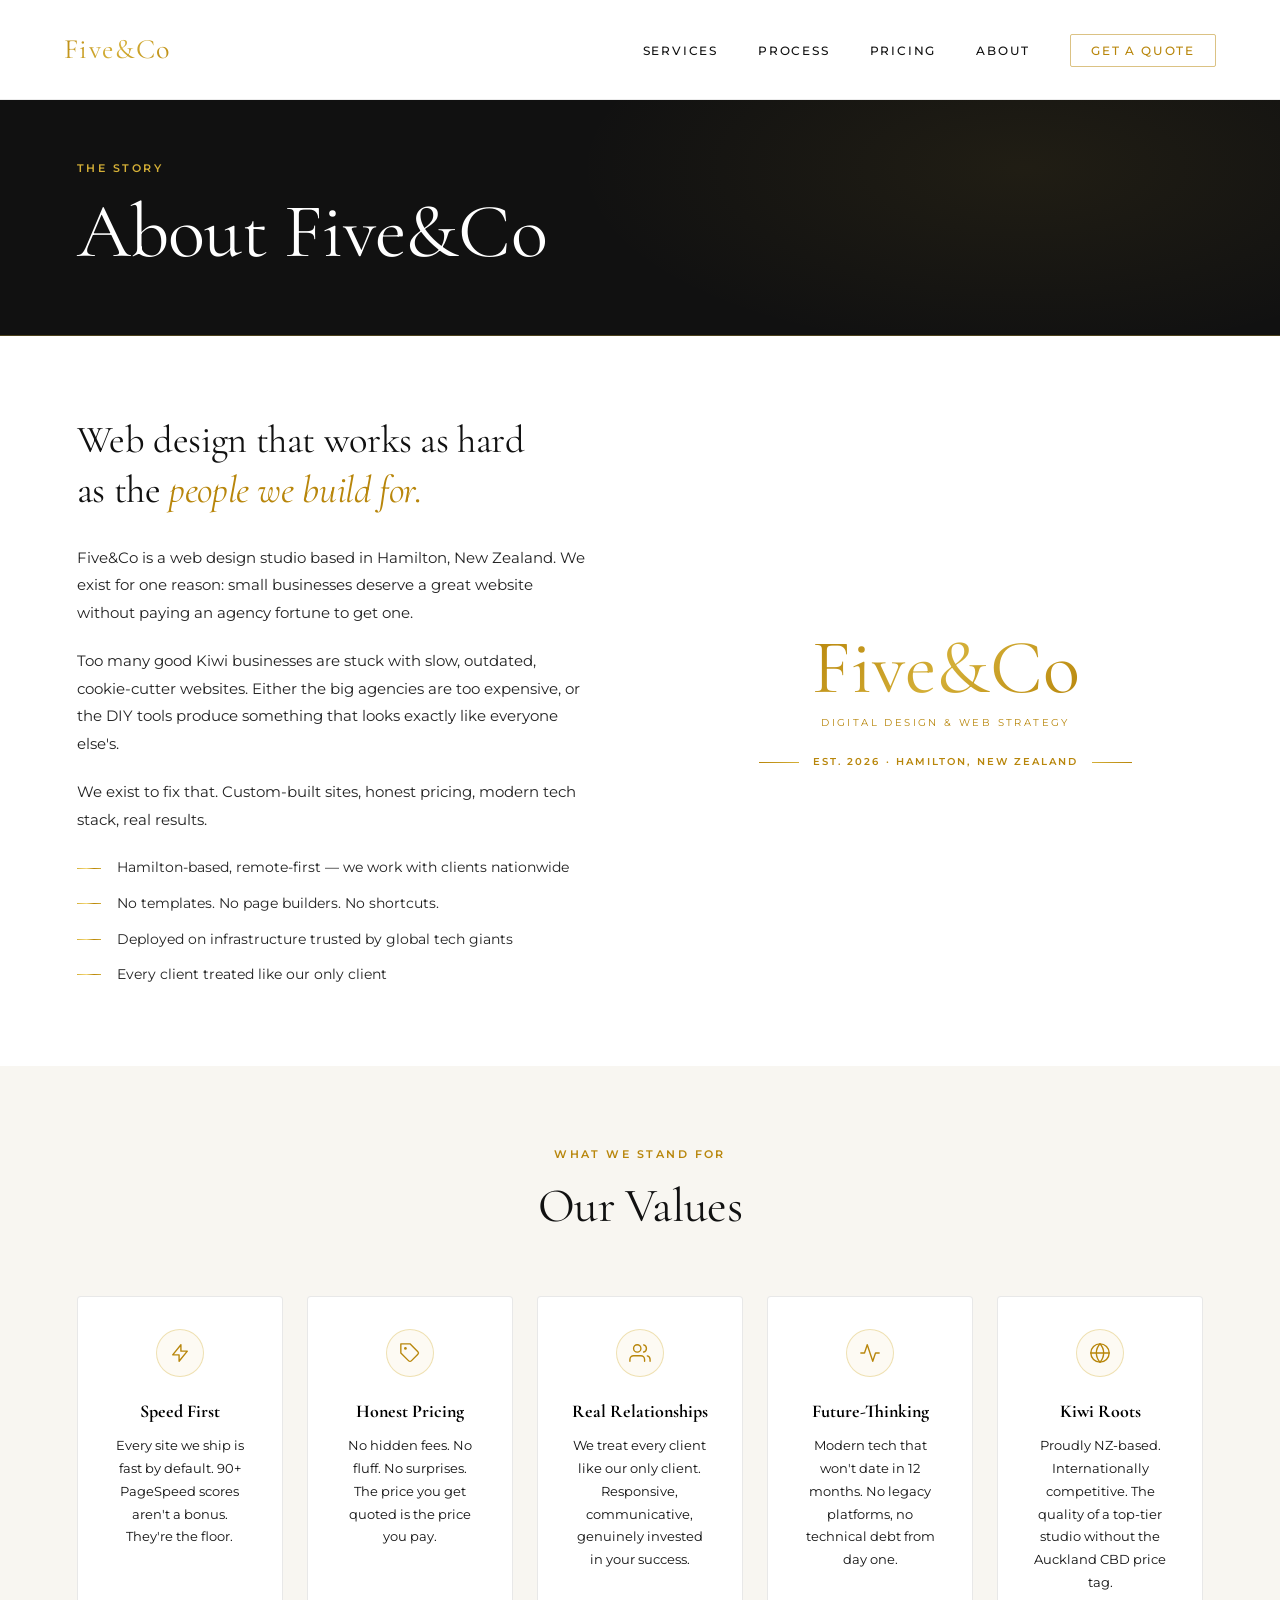
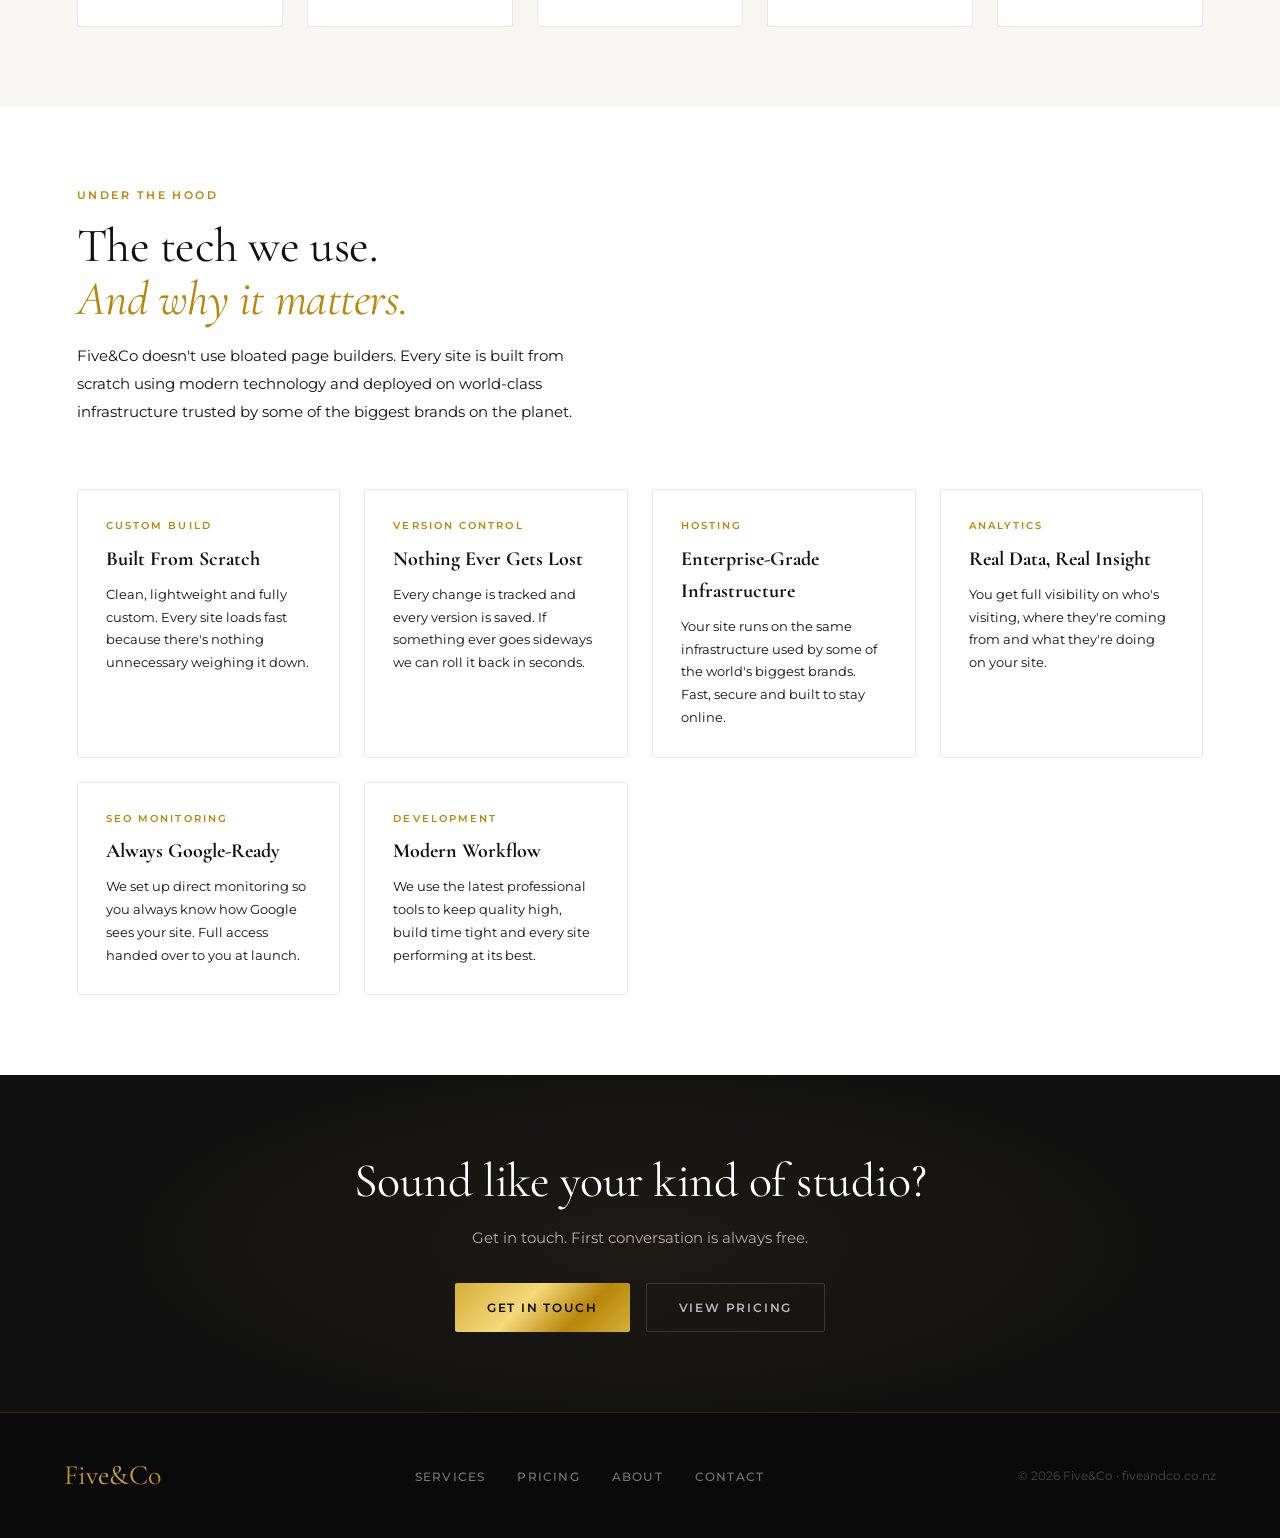
<file: about.html>
<!DOCTYPE html>
<html lang="en">
<head>
  <meta charset="UTF-8">
  <meta name="viewport" content="width=device-width, initial-scale=1.0">
  <title>About — Five&amp;Co</title>
  <meta name="description" content="Five&amp;Co is a NZ-based digital design studio building fast, custom websites for Kiwi businesses.">
  <link rel="canonical" href="https://www.fiveandco.co.nz/about.html">
  <link rel="icon" type="image/svg+xml" href="/favicon.svg">
  <!-- Google tag (gtag.js) -->
  <script async src="https://www.googletagmanager.com/gtag/js?id=G-H76J2KY42F"></script>
  <script>
    window.dataLayer = window.dataLayer || [];
    function gtag(){dataLayer.push(arguments);}
    gtag('js', new Date());
    gtag('config', 'G-H76J2KY42F');
  </script>
  <link rel="stylesheet" href="css/style.css">
  <style>
    body { background: #fff; color: #111; }
    .nav { background: #fff; border-bottom: 1px solid rgba(0,0,0,0.08); }
    .nav.scrolled { background: #fff; backdrop-filter: none; }
    .nav-logo { background: linear-gradient(135deg, #B8860B 0%, #D4AF37 50%, #B8860B 100%); -webkit-background-clip: text; -webkit-text-fill-color: transparent; background-clip: text; }
    .nav-links a { color: #111; }
    .nav-links a:hover { color: #111; }
    .nav-cta { color: var(--gold-dark) !important; border-color: rgba(184,134,11,0.5) !important; }
    .nav-toggle span { background: #111; }
    .page-header { background: #111; }

    .sw { background: #fff; padding: 80px 6%; }
    .sc { background: #F8F6F1; padding: 80px 6%; }
    .sd { background: #111; padding: 80px 6%; position: relative; overflow: hidden; }
    .sd::before { content:''; position:absolute; inset:0; background:radial-gradient(ellipse 60% 80% at 50% 50%, rgba(212,175,55,0.06) 0%, transparent 70%); pointer-events:none; }
    .inner { max-width: 1200px; margin: 0 auto; }
    .sec-label { font-size:0.7rem; font-weight:600; letter-spacing:0.22em; text-transform:uppercase; color:var(--gold-dark); display:block; margin-bottom:1rem; }

    /* DARKER BODY TEXT */
    .body-text { font-size:0.9375rem; color:#222; font-weight:400; line-height:1.85; margin-bottom:1.25rem; }

    .list-items { list-style:none; display:flex; flex-direction:column; gap:0.875rem; }
    .list-items li { display:flex; align-items:center; gap:1rem; font-size:0.9rem; color:#222; font-weight:400; line-height:1.5; }
    .list-items li::before { content:''; display:block; width:24px; height:1px; background:var(--gold-gradient); flex-shrink:0; }

    /* VALUE CARDS */
    .val-card { background:#fff; border:1px solid rgba(0,0,0,0.09); border-radius:4px; padding:2rem; text-align:center; transition:var(--transition); }
    .val-card:hover { box-shadow:0 10px 40px rgba(0,0,0,0.09); transform:translateY(-4px); }
    .val-icon { width:48px; height:48px; margin:0 auto 1.25rem; border:1px solid rgba(212,175,55,0.35); border-radius:50%; display:flex; align-items:center; justify-content:center; background:rgba(212,175,55,0.06); }
    .val-icon svg { stroke:#B8860B; fill:none; stroke-width:1.5; stroke-linecap:round; stroke-linejoin:round; display:block; }
    .val-title { font-family:var(--font-display); font-size:1.125rem; color:#000; font-weight:700; margin-bottom:0.5rem; }
    .val-desc { font-size:0.8125rem; color:#111; font-weight:400; line-height:1.75; }

    /* TECH CARDS */
    .tech-card { background:#fff; border:1px solid rgba(0,0,0,0.09); border-radius:4px; padding:1.75rem; transition:var(--transition); }
    .tech-card:hover { box-shadow:0 8px 30px rgba(0,0,0,0.08); transform:translateY(-3px); }
    .tech-cat { font-size:0.65rem; font-weight:600; letter-spacing:0.2em; text-transform:uppercase; color:var(--gold-dark); margin-bottom:0.5rem; }
    .tech-name { font-family:var(--font-display); font-size:1.25rem; color:#111; margin-bottom:0.5rem; font-weight:700; }
    .tech-desc { font-size:0.8125rem; color:#111; font-weight:400; line-height:1.75; }

    /* FIXED VISUAL BOX — big enough for Five&Co */
    .about-visual-box {
      background: #111;
      border-radius: 4px;
      padding: 3.5rem 2.5rem;
      display: flex;
      flex-direction: column;
      align-items: center;
      justify-content: center;
      text-align: center;
      min-height: 340px;
    }
    .about-brand-text {
      font-family: var(--font-display);
      font-size: clamp(3rem, 6vw, 5rem);
      font-weight: 400;
      background: var(--gold-text);
      -webkit-background-clip: text;
      -webkit-text-fill-color: transparent;
      background-clip: text;
      line-height: 1;
      margin-bottom: 0.75rem;
      white-space: nowrap;
    }

    .two-col { display:grid; grid-template-columns:1fr 1fr; gap:6rem; align-items:center; }
    @media(max-width:900px){ .two-col{grid-template-columns:1fr;gap:3rem;} }
  </style>
</head>
<body>
  <div id="nav-placeholder"></div>

  <div class="page-header" style="min-height:35vh;display:flex;align-items:flex-end;padding:calc(var(--nav-height) + 60px) 6% 4rem;position:relative;overflow:hidden;">
    <div style="position:absolute;inset:0;background:radial-gradient(ellipse 50% 80% at 80% 50%, rgba(212,175,55,0.08) 0%, transparent 70%);"></div>
    <div style="max-width:1200px;margin:0 auto;width:100%;position:relative;">
      <span class="sec-label fade-up" style="color:var(--gold-light);">The Story</span>
      <h1 class="fade-up stagger-1" style="font-family:var(--font-display);font-size:clamp(2.5rem,6vw,5rem);font-weight:400;color:#fff;line-height:1;">About Five&amp;Co</h1>
    </div>
  </div>

  <!-- ABOUT MAIN -->
  <section class="sw">
    <div class="inner">
      <div class="two-col">
        <div>
          <h2 class="fade-up" style="font-family:var(--font-display);font-size:clamp(1.75rem,3vw,2.5rem);font-weight:400;color:#111;line-height:1.3;margin-bottom:1.75rem;">
            Web design that works as hard<br>as the <em style="font-style:italic;color:var(--gold-dark);">people we build for.</em>
          </h2>
          <p class="body-text fade-up stagger-1">Five&amp;Co is a web design studio based in Hamilton, New Zealand. We exist for one reason: small businesses deserve a great website without paying an agency fortune to get one.</p>
          <p class="body-text fade-up stagger-2">Too many good Kiwi businesses are stuck with slow, outdated, cookie-cutter websites. Either the big agencies are too expensive, or the DIY tools produce something that looks exactly like everyone else's.</p>
          <p class="body-text fade-up stagger-3">We exist to fix that. Custom-built sites, honest pricing, modern tech stack, real results.</p>
          <ul class="list-items fade-up stagger-4" style="margin-top:1.5rem;">
            <li>Hamilton-based, remote-first — we work with clients nationwide</li>
            <li>No templates. No page builders. No shortcuts.</li>
            <li>Deployed on infrastructure trusted by global tech giants</li>
            <li>Every client treated like our only client</li>
          </ul>
        </div>
        <div class="fade-up stagger-2" style="display:flex;flex-direction:column;align-items:center;justify-content:center;text-align:center;padding:3rem 2rem;">
          <div style="font-family:'Cormorant Garamond',Georgia,serif;font-size:clamp(3rem,6vw,5rem);font-weight:400;background:linear-gradient(135deg,#B8860B 0%,#D4AF37 50%,#B8860B 100%);-webkit-background-clip:text;-webkit-text-fill-color:transparent;background-clip:text;line-height:1;margin-bottom:0.5rem;">Five&amp;Co</div>
          <div style="font-size:0.6rem;letter-spacing:0.25em;text-transform:uppercase;color:var(--gold-dark);margin-bottom:1.5rem;">Digital Design &amp; Web Strategy</div>
          <div style="display:flex;align-items:center;gap:0.875rem;">
            <div style="height:1px;width:40px;background:linear-gradient(90deg,#B8860B,#D4AF37);"></div>
            <span style="font-size:0.65rem;font-weight:600;letter-spacing:0.2em;text-transform:uppercase;color:var(--gold-dark);">Est. 2026 · Hamilton, New Zealand</span>
            <div style="height:1px;width:40px;background:linear-gradient(90deg,#D4AF37,#B8860B);"></div>
          </div>
        </div>
      </div>
    </div>
  </section>

  <!-- VALUES -->
  <section class="sc">
    <div class="inner">
      <div style="text-align:center;margin-bottom:4rem;">
        <span class="sec-label fade-up">What We Stand For</span>
        <h2 class="fade-up stagger-1" style="font-family:var(--font-display);font-size:clamp(2rem,4vw,3rem);font-weight:400;color:#111;margin-top:0.5rem;">Our Values</h2>
      </div>
      <div style="display:grid;grid-template-columns:repeat(auto-fit,minmax(200px,1fr));gap:1.5rem;">
        <div class="val-card fade-up">
          <div class="val-icon"><svg width="22" height="22" viewBox="0 0 24 24"><path d="M13 10V3L4 14h7v7l9-11h-7z"/></svg></div>
          <div class="val-title">Speed First</div>
          <div class="val-desc">Every site we ship is fast by default. 90+ PageSpeed scores aren't a bonus. They're the floor.</div>
        </div>
        <div class="val-card fade-up stagger-1">
          <div class="val-icon"><svg width="22" height="22" viewBox="0 0 24 24"><path d="M20.59 13.41l-7.17 7.17a2 2 0 0 1-2.83 0L2 12V2h10l8.59 8.59a2 2 0 0 1 0 2.82z"/><circle cx="7" cy="7" r="1.5" fill="#B8860B" stroke="none"/></svg></div>
          <div class="val-title">Honest Pricing</div>
          <div class="val-desc">No hidden fees. No fluff. No surprises. The price you get quoted is the price you pay.</div>
        </div>
        <div class="val-card fade-up stagger-2">
          <div class="val-icon"><svg width="22" height="22" viewBox="0 0 24 24"><path d="M17 21v-2a4 4 0 0 0-4-4H5a4 4 0 0 0-4 4v2"/><circle cx="9" cy="7" r="4"/><path d="M23 21v-2a4 4 0 0 0-3-3.87"/><path d="M16 3.13a4 4 0 0 1 0 7.75"/></svg></div>
          <div class="val-title">Real Relationships</div>
          <div class="val-desc">We treat every client like our only client. Responsive, communicative, genuinely invested in your success.</div>
        </div>
        <div class="val-card fade-up stagger-3">
          <div class="val-icon"><svg width="22" height="22" viewBox="0 0 24 24"><polyline points="22 12 18 12 15 21 9 3 6 12 2 12"/></svg></div>
          <div class="val-title">Future-Thinking</div>
          <div class="val-desc">Modern tech that won't date in 12 months. No legacy platforms, no technical debt from day one.</div>
        </div>
        <div class="val-card fade-up stagger-4">
          <div class="val-icon"><svg width="22" height="22" viewBox="0 0 24 24"><circle cx="12" cy="12" r="10"/><path d="M2 12h20M12 2a15.3 15.3 0 0 1 4 10 15.3 15.3 0 0 1-4 10 15.3 15.3 0 0 1-4-10 15.3 15.3 0 0 1 4-10z"/></svg></div>
          <div class="val-title">Kiwi Roots</div>
          <div class="val-desc">Proudly NZ-based. Internationally competitive. The quality of a top-tier studio without the Auckland CBD price tag.</div>
        </div>
      </div>
    </div>
  </section>

  <!-- TECH STACK -->
  <section class="sw">
    <div class="inner">
      <div style="margin-bottom:4rem;">
        <span class="sec-label fade-up">Under the Hood</span>
        <h2 class="fade-up stagger-1" style="font-family:var(--font-display);font-size:clamp(2rem,4vw,3rem);font-weight:400;color:#111;line-height:1.1;margin-top:0.5rem;">The tech we use.<br><em style="font-style:italic;color:var(--gold-dark);">And why it matters.</em></h2>
        <p class="fade-up stagger-2" style="font-size:0.9375rem;color:#111;font-weight:400;max-width:520px;margin-top:1rem;line-height:1.85;">Five&amp;Co doesn't use bloated page builders. Every site is built from scratch using modern technology and deployed on world-class infrastructure trusted by some of the biggest brands on the planet.</p>
      </div>
      <div style="display:grid;grid-template-columns:repeat(auto-fit,minmax(260px,1fr));gap:1.5rem;">
        <div class="tech-card fade-up"><div class="tech-cat">Custom Build</div><div class="tech-name">Built From Scratch</div><p class="tech-desc">Clean, lightweight and fully custom. Every site loads fast because there's nothing unnecessary weighing it down.</p></div>
        <div class="tech-card fade-up stagger-1"><div class="tech-cat">Version Control</div><div class="tech-name">Nothing Ever Gets Lost</div><p class="tech-desc">Every change is tracked and every version is saved. If something ever goes sideways we can roll it back in seconds.</p></div>
        <div class="tech-card fade-up stagger-2"><div class="tech-cat">Hosting</div><div class="tech-name">Enterprise-Grade Infrastructure</div><p class="tech-desc">Your site runs on the same infrastructure used by some of the world's biggest brands. Fast, secure and built to stay online.</p></div>
        <div class="tech-card fade-up stagger-3"><div class="tech-cat">Analytics</div><div class="tech-name">Real Data, Real Insight</div><p class="tech-desc">You get full visibility on who's visiting, where they're coming from and what they're doing on your site.</p></div>
        <div class="tech-card fade-up stagger-4"><div class="tech-cat">SEO Monitoring</div><div class="tech-name">Always Google-Ready</div><p class="tech-desc">We set up direct monitoring so you always know how Google sees your site. Full access handed over to you at launch.</p></div>
        <div class="tech-card fade-up stagger-4"><div class="tech-cat">Development</div><div class="tech-name">Modern Workflow</div><p class="tech-desc">We use the latest professional tools to keep quality high, build time tight and every site performing at its best.</p></div>
      </div>
    </div>
  </section>

  <section class="sd" style="text-align:center;">
    <div class="inner" style="max-width:600px;position:relative;z-index:1;">
      <h2 class="fade-up" style="font-family:var(--font-display);font-size:clamp(1.75rem,4vw,3rem);font-weight:400;color:#fff;line-height:1.1;margin-bottom:1rem;">Sound like your kind of studio?</h2>
      <p class="fade-up stagger-1" style="color:rgba(255,255,255,0.65);font-size:0.9375rem;font-weight:400;margin-bottom:2rem;line-height:1.8;">Get in touch. First conversation is always free.</p>
      <div class="fade-up stagger-2" style="display:flex;gap:1rem;justify-content:center;flex-wrap:wrap;">
        <a href="contact.html" class="btn btn-primary">Get in Touch</a>
        <a href="pricing.html" class="btn btn-ghost">View Pricing</a>
      </div>
    </div>
  </section>

  <div id="footer-placeholder"></div>
  <script src="js/layout.js"></script>
  <script src="js/main.js"></script>
</body>
</html>
</file>
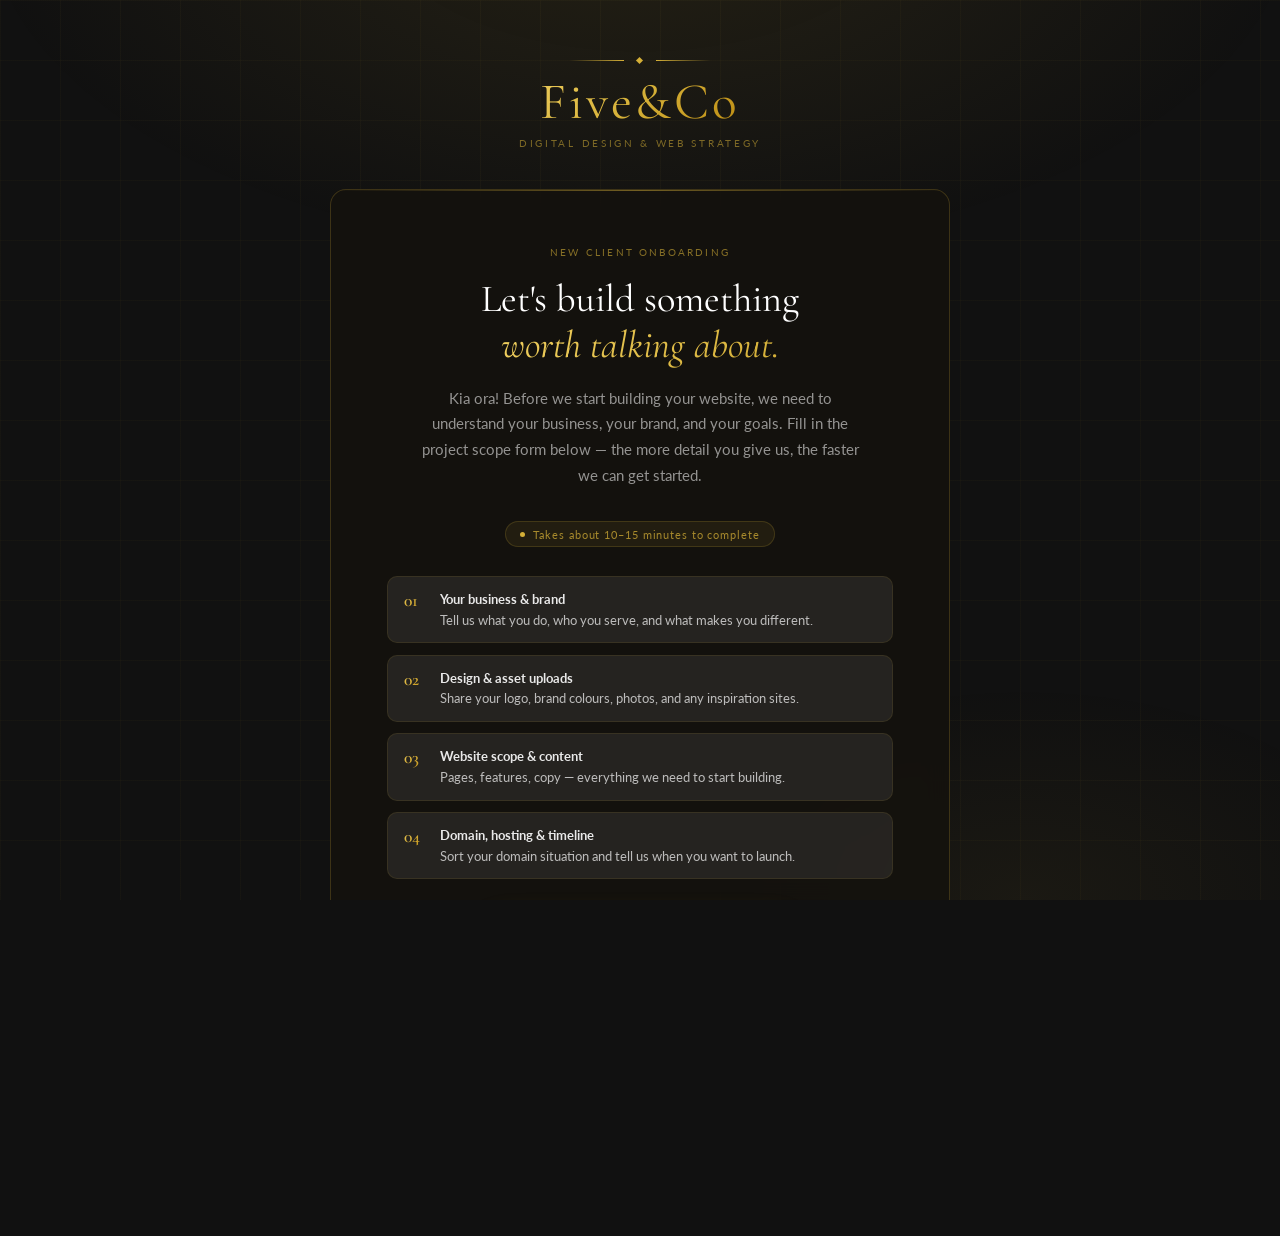
<file: client-scope.html>
<!DOCTYPE html>
<html lang="en">
<head>
  <meta charset="UTF-8" />
  <meta name="viewport" content="width=device-width, initial-scale=1.0" />
  <title>Five&amp;Co — Client Project Scope</title>
  <meta name="description" content="Starting a new project with Five&amp;Co? Fill in your project scope so we can get your website underway." />
  <link rel="canonical" href="https://www.fiveandco.co.nz/client-scope.html">
  <link rel="icon" type="image/svg+xml" href="/favicon.svg">
  <!-- Google tag (gtag.js) -->
  <script async src="https://www.googletagmanager.com/gtag/js?id=G-H76J2KY42F"></script>
  <script>
    window.dataLayer = window.dataLayer || [];
    function gtag(){dataLayer.push(arguments);}
    gtag('js', new Date());
    gtag('config', 'G-H76J2KY42F');
  </script>
  <link rel="preconnect" href="https://fonts.googleapis.com" />
  <link rel="preconnect" href="https://fonts.gstatic.com" crossorigin />
  <link href="https://fonts.googleapis.com/css2?family=Cormorant+Garamond:ital,wght@0,300;0,400;0,600;1,300;1,400&family=Lato:wght@300;400;700&display=swap" rel="stylesheet" />
  <style>
    *, *::before, *::after {
      box-sizing: border-box;
      margin: 0;
      padding: 0;
    }

    :root {
      --gold-light: #F0D060;
      --gold-mid: #D4AF37;
      --gold-dark: #B8860B;
      --black: #111111;
      --black-soft: #1a1a1a;
      --white: #ffffff;
      --white-dim: rgba(255,255,255,0.55);
      --white-faint: rgba(255,255,255,0.08);
      --gold-glow: rgba(212,175,55,0.12);
      --gold-border: rgba(212,175,55,0.22);
    }

    html, body {
      height: 100%;
      background: var(--black);
      color: var(--white);
      font-family: 'Lato', sans-serif;
      -webkit-font-smoothing: antialiased;
      overflow-x: hidden;
    }

    /* ── Background texture ── */
    body::before {
      content: '';
      position: fixed;
      inset: 0;
      background:
        radial-gradient(ellipse 80% 60% at 50% -10%, rgba(212,175,55,0.10) 0%, transparent 65%),
        radial-gradient(ellipse 50% 40% at 80% 100%, rgba(212,175,55,0.05) 0%, transparent 60%);
      pointer-events: none;
      z-index: 0;
    }

    /* Subtle grid lines */
    body::after {
      content: '';
      position: fixed;
      inset: 0;
      background-image:
        linear-gradient(rgba(212,175,55,0.03) 1px, transparent 1px),
        linear-gradient(90deg, rgba(212,175,55,0.03) 1px, transparent 1px);
      background-size: 60px 60px;
      pointer-events: none;
      z-index: 0;
    }

    .page {
      position: relative;
      z-index: 1;
      min-height: 100vh;
      display: flex;
      flex-direction: column;
      align-items: center;
      justify-content: center;
      padding: 3rem 1.5rem;
    }

    /* ── Logo area ── */
    .logo-wrap {
      text-align: center;
      margin-bottom: 2.5rem;
      opacity: 0;
      transform: translateY(20px);
      animation: fadeUp 0.8s ease forwards;
    }

    .logo-mark {
      font-family: 'Cormorant Garamond', serif;
      font-size: clamp(4rem, 12vw, 7rem);
      font-weight: 600;
      line-height: 1;
      background: linear-gradient(160deg, var(--gold-light) 0%, var(--gold-mid) 40%, var(--gold-dark) 100%);
      -webkit-background-clip: text;
      -webkit-text-fill-color: transparent;
      background-clip: text;
      letter-spacing: -0.03em;
      display: block;
    }

    .logo-rule {
      display: flex;
      align-items: center;
      gap: 0.85rem;
      justify-content: center;
      margin: 0.6rem 0 0.5rem;
    }

    .logo-rule-line {
      height: 1px;
      width: 55px;
      background: linear-gradient(90deg, transparent, var(--gold-mid));
    }

    .logo-rule-line.r {
      background: linear-gradient(90deg, var(--gold-mid), transparent);
    }

    .logo-rule-diamond {
      width: 5px;
      height: 5px;
      background: var(--gold-mid);
      transform: rotate(45deg);
      flex-shrink: 0;
    }

    .logo-wordmark {
      font-family: 'Cormorant Garamond', serif;
      font-size: clamp(2.2rem, 6vw, 3.2rem);
      font-weight: 400;
      letter-spacing: 0.06em;
      background: linear-gradient(135deg, var(--gold-light), var(--gold-mid), var(--gold-dark));
      -webkit-background-clip: text;
      -webkit-text-fill-color: transparent;
      background-clip: text;
    }

    .logo-tagline {
      font-family: 'Lato', sans-serif;
      font-size: 0.6rem;
      letter-spacing: 0.28em;
      color: rgba(212,175,55,0.55);
      text-transform: uppercase;
      margin-top: 0.35rem;
    }

    /* ── Card ── */
    .card {
      background: rgba(20,18,14,0.85);
      border: 1px solid var(--gold-border);
      border-radius: 16px;
      padding: clamp(2rem, 5vw, 3.5rem) clamp(1.5rem, 5vw, 3.5rem);
      max-width: 620px;
      width: 100%;
      text-align: center;
      backdrop-filter: blur(12px);
      position: relative;
      overflow: hidden;
      opacity: 0;
      transform: translateY(24px);
      animation: fadeUp 0.8s ease 0.2s forwards;
    }

    .card::before {
      content: '';
      position: absolute;
      top: 0; left: 0; right: 0;
      height: 1px;
      background: linear-gradient(90deg, transparent, rgba(212,175,55,0.5), transparent);
    }

    .card-eyebrow {
      font-size: 0.62rem;
      letter-spacing: 0.22em;
      text-transform: uppercase;
      color: rgba(212,175,55,0.6);
      margin-bottom: 1.1rem;
    }

    .card-heading {
      font-family: 'Cormorant Garamond', serif;
      font-size: clamp(1.7rem, 4.5vw, 2.4rem);
      font-weight: 400;
      color: var(--white);
      line-height: 1.2;
      margin-bottom: 1.1rem;
    }

    .card-heading em {
      font-style: italic;
      background: linear-gradient(135deg, var(--gold-light), var(--gold-mid));
      -webkit-background-clip: text;
      -webkit-text-fill-color: transparent;
      background-clip: text;
    }

    .card-body {
      font-size: 0.92rem;
      color: var(--white-dim);
      line-height: 1.75;
      margin-bottom: 2rem;
      max-width: 440px;
      margin-left: auto;
      margin-right: auto;
    }

    /* ── Steps ── */
    .steps {
      display: flex;
      flex-direction: column;
      gap: 0.7rem;
      margin-bottom: 2.2rem;
      text-align: left;
    }

    .step {
      display: flex;
      align-items: flex-start;
      gap: 0.85rem;
      padding: 0.75rem 1rem;
      background: var(--white-faint);
      border: 1px solid rgba(212,175,55,0.1);
      border-radius: 10px;
      transition: border-color 0.2s, background 0.2s;
    }

    .step:hover {
      border-color: rgba(212,175,55,0.25);
      background: rgba(212,175,55,0.05);
    }

    .step-num {
      font-family: 'Cormorant Garamond', serif;
      font-size: 1.1rem;
      font-weight: 600;
      background: linear-gradient(135deg, var(--gold-light), var(--gold-dark));
      -webkit-background-clip: text;
      -webkit-text-fill-color: transparent;
      background-clip: text;
      flex-shrink: 0;
      width: 22px;
      line-height: 1.4;
    }

    .step-text {
      font-size: 0.82rem;
      color: rgba(255,255,255,0.7);
      line-height: 1.5;
    }

    .step-text strong {
      color: rgba(255,255,255,0.9);
      font-weight: 700;
      display: block;
      margin-bottom: 0.1rem;
      font-size: 0.84rem;
    }

    /* ── CTA Button ── */
    .cta-wrap {
      margin-bottom: 1.5rem;
    }

    .btn-primary {
      display: inline-flex;
      align-items: center;
      gap: 0.65rem;
      padding: 1rem 2.4rem;
      background: linear-gradient(135deg, var(--gold-mid) 0%, var(--gold-dark) 100%);
      color: var(--black);
      font-family: 'Lato', sans-serif;
      font-size: 0.82rem;
      font-weight: 700;
      letter-spacing: 0.14em;
      text-transform: uppercase;
      text-decoration: none;
      border-radius: 50px;
      border: none;
      cursor: pointer;
      transition: transform 0.18s ease, box-shadow 0.18s ease, filter 0.18s ease;
      box-shadow: 0 4px 24px rgba(212,175,55,0.25), 0 0 0 0 rgba(212,175,55,0);
      position: relative;
      overflow: hidden;
    }

    .btn-primary::before {
      content: '';
      position: absolute;
      inset: 0;
      background: linear-gradient(135deg, rgba(255,255,255,0.18), transparent);
      border-radius: inherit;
    }

    .btn-primary:hover {
      transform: translateY(-2px);
      box-shadow: 0 8px 32px rgba(212,175,55,0.38), 0 0 0 4px rgba(212,175,55,0.1);
      filter: brightness(1.05);
    }

    .btn-primary:active {
      transform: translateY(0);
      box-shadow: 0 2px 12px rgba(212,175,55,0.2);
    }

    .btn-arrow {
      display: inline-block;
      font-size: 1rem;
      transition: transform 0.18s ease;
    }

    .btn-primary:hover .btn-arrow {
      transform: translateX(4px);
    }

    .btn-note {
      font-size: 0.72rem;
      color: rgba(255,255,255,0.3);
      margin-top: 0.75rem;
      letter-spacing: 0.04em;
    }

    /* ── Time estimate badge ── */
    .time-badge {
      display: inline-flex;
      align-items: center;
      gap: 0.45rem;
      background: rgba(212,175,55,0.08);
      border: 1px solid rgba(212,175,55,0.18);
      border-radius: 50px;
      padding: 0.35rem 0.9rem;
      font-size: 0.7rem;
      color: rgba(212,175,55,0.75);
      letter-spacing: 0.08em;
      margin-bottom: 1.8rem;
    }

    .time-dot {
      width: 5px;
      height: 5px;
      background: var(--gold-mid);
      border-radius: 50%;
      animation: pulse 2s ease-in-out infinite;
    }

    /* ── Footer ── */
    .footer {
      margin-top: 2.5rem;
      text-align: center;
      opacity: 0;
      animation: fadeUp 0.8s ease 0.5s forwards;
    }

    .footer-logo {
      font-family: 'Cormorant Garamond', serif;
      font-size: 0.95rem;
      background: linear-gradient(135deg, var(--gold-mid), var(--gold-dark));
      -webkit-background-clip: text;
      -webkit-text-fill-color: transparent;
      background-clip: text;
      letter-spacing: 0.06em;
      margin-bottom: 0.4rem;
    }

    .footer-links {
      font-size: 0.7rem;
      color: rgba(255,255,255,0.25);
    }

    .footer-links a {
      color: rgba(212,175,55,0.45);
      text-decoration: none;
      transition: color 0.15s;
    }

    .footer-links a:hover {
      color: rgba(212,175,55,0.75);
    }

    .footer-powered {
      font-size: 0.62rem;
      color: rgba(255,255,255,0.12);
      margin-top: 0.5rem;
      letter-spacing: 0.05em;
    }

    /* ── Animations ── */
    @keyframes fadeUp {
      to { opacity: 1; transform: translateY(0); }
    }

    @keyframes pulse {
      0%, 100% { opacity: 1; transform: scale(1); }
      50% { opacity: 0.5; transform: scale(0.85); }
    }

    /* ── Responsive ── */
    @media (max-width: 480px) {
      .page { padding: 2rem 1rem; }
      .steps { gap: 0.55rem; }
      .step { padding: 0.65rem 0.85rem; }
    }
  </style>
</head>
<body>
  <div class="page">

    <!-- Logo -->
    <div class="logo-wrap">
      <div class="logo-rule">
        <div class="logo-rule-line"></div>
        <div class="logo-rule-diamond"></div>
        <div class="logo-rule-line r"></div>
      </div>
      <div class="logo-wordmark">Five&amp;Co</div>
      <div class="logo-tagline">Digital Design &amp; Web Strategy</div>
    </div>

    <!-- Card -->
    <div class="card">
      <div class="card-eyebrow">New Client Onboarding</div>
      <h1 class="card-heading">Let's build something<br><em>worth talking about.</em></h1>
      <p class="card-body">
        Kia ora! Before we start building your website, we need to understand your business, your brand, and your goals. Fill in the project scope form below — the more detail you give us, the faster we can get started.
      </p>

      <div class="time-badge">
        <div class="time-dot"></div>
        Takes about 10–15 minutes to complete
      </div>

      <div class="steps">
        <div class="step">
          <span class="step-num">01</span>
          <div class="step-text">
            <strong>Your business &amp; brand</strong>
            Tell us what you do, who you serve, and what makes you different.
          </div>
        </div>
        <div class="step">
          <span class="step-num">02</span>
          <div class="step-text">
            <strong>Design &amp; asset uploads</strong>
            Share your logo, brand colours, photos, and any inspiration sites.
          </div>
        </div>
        <div class="step">
          <span class="step-num">03</span>
          <div class="step-text">
            <strong>Website scope &amp; content</strong>
            Pages, features, copy — everything we need to start building.
          </div>
        </div>
        <div class="step">
          <span class="step-num">04</span>
          <div class="step-text">
            <strong>Domain, hosting &amp; timeline</strong>
            Sort your domain situation and tell us when you want to launch.
          </div>
        </div>
      </div>

      <div class="cta-wrap">
        <a class="btn-primary" href="https://form.jotform.com/261176675693066" target="_blank" rel="noopener">
          Fill In My Project Scope
          <span class="btn-arrow">→</span>
        </a>
        <div class="btn-note">Opens in a new tab &nbsp;·&nbsp; Your info is kept private</div>
      </div>

      <p style="font-size: 0.75rem; color: rgba(255,255,255,0.28); line-height: 1.6;">
        Questions before you start? Email us at
        <a href="mailto:hello@fiveandco.co.nz" style="color: rgba(212,175,55,0.55); text-decoration: none;">hello@fiveandco.co.nz</a>
        — no stupid questions here.
      </p>
    </div>

    <!-- Footer -->
    <div class="footer">
      <div class="footer-logo">Five&amp;Co</div>
      <div class="footer-links">
        <a href="https://fiveandco.co.nz">fiveandco.co.nz</a>
        &nbsp;·&nbsp;
        <a href="mailto:hello@fiveandco.co.nz">hello@fiveandco.co.nz</a>
      </div>
      <div class="footer-powered">Powered by Jotform &nbsp;·&nbsp; © 2026 Five&amp;Co</div>
    </div>

  </div>
</body>
</html>
</file>
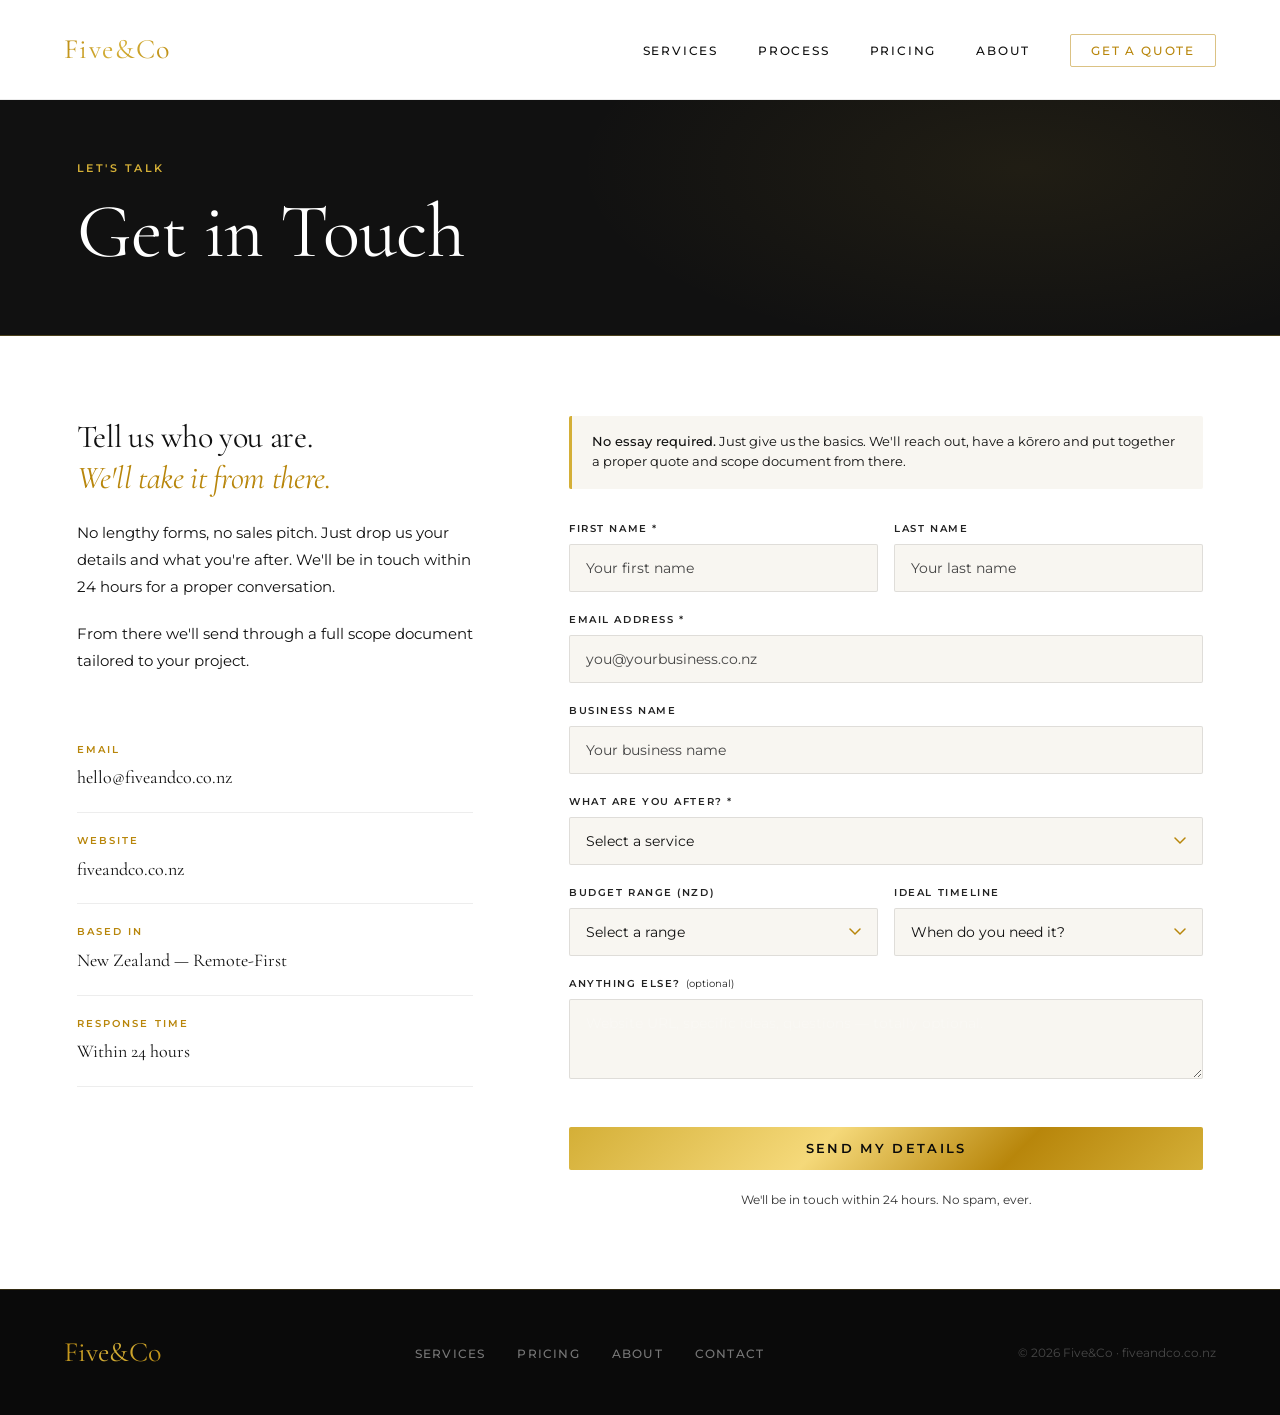
<file: contact.html>
<!DOCTYPE html>
<html lang="en">
<head>
  <meta charset="UTF-8">
  <meta name="viewport" content="width=device-width, initial-scale=1.0">
  <title>Contact — Five&amp;Co</title>
  <meta name="description" content="Get in touch with Five&amp;Co. We'll come back to you within 24 hours.">
  <link rel="canonical" href="https://www.fiveandco.co.nz/contact.html">
  <link rel="icon" type="image/svg+xml" href="/favicon.svg">
  <!-- Google tag (gtag.js) -->
  <script async src="https://www.googletagmanager.com/gtag/js?id=G-H76J2KY42F"></script>
  <script>
    window.dataLayer = window.dataLayer || [];
    function gtag(){dataLayer.push(arguments);}
    gtag('js', new Date());
    gtag('config', 'G-H76J2KY42F');
  </script>
  <link rel="stylesheet" href="css/style.css">
  <style>
    body { background: #fff; color: #111; }
    .nav { background: #fff; border-bottom: 1px solid rgba(0,0,0,0.08); }
    .nav.scrolled { background: #fff; backdrop-filter: none; }
    .nav-logo { background: linear-gradient(135deg, #B8860B 0%, #D4AF37 50%, #B8860B 100%); -webkit-background-clip: text; -webkit-text-fill-color: transparent; background-clip: text; }
    .nav-links a { color: #111; }
    .nav-links a:hover { color: #111; }
    .nav-cta { color: var(--gold-dark) !important; border-color: rgba(184,134,11,0.5) !important; }
    .nav-toggle span { background: #111; }
    .page-header { background: #111; }

    .sw { background: #fff; padding: 80px 6%; }
    .inner { max-width: 1200px; margin: 0 auto; }
    .sec-label { font-size:0.7rem; font-weight:600; letter-spacing:0.22em; text-transform:uppercase; color:var(--gold-dark); display:block; margin-bottom:1rem; }

    .contact-grid { display: grid; grid-template-columns: 1fr 1.6fr; gap: 6rem; align-items: start; }
    @media(max-width:900px){ .contact-grid{grid-template-columns:1fr;gap:3rem;} }

    .info-item { padding: 1.25rem 0; border-bottom: 1px solid rgba(0,0,0,0.07); }
    .info-label { font-size:0.65rem; font-weight:600; letter-spacing:0.2em; text-transform:uppercase; color:var(--gold-dark); margin-bottom:0.3rem; }
    .info-value { font-family:var(--font-display); font-size:1.125rem; color:#111; text-decoration:none; transition:var(--transition); display:block; }
    .info-value:hover { color:var(--gold-dark); }

    .form { display:flex; flex-direction:column; gap:1.25rem; }
    .form-row { display:grid; grid-template-columns:1fr 1fr; gap:1rem; }
    @media(max-width:600px){ .form-row{grid-template-columns:1fr;} }
    .form-group { display:flex; flex-direction:column; gap:0.4rem; }
    .form-label { font-size:0.65rem; font-weight:600; letter-spacing:0.15em; text-transform:uppercase; color: #222; }

    .form-input, .form-select, .form-textarea {
      background: #F8F6F1;
      border: 1px solid rgba(0,0,0,0.1);
      border-radius: 2px;
      padding: 0.875rem 1rem;
      color: #111;
      font-family: var(--font-body);
      font-size: 0.9rem;
      font-weight: 400;
      transition: var(--transition);
      outline: none;
      width: 100%;
      -webkit-appearance: none;
    }
    .form-input:focus, .form-select:focus, .form-textarea:focus {
      border-color: var(--gold-dark);
      background: #fff;
      box-shadow: 0 0 0 3px rgba(184,134,11,0.08);
    }
    .form-input::placeholder { color: #444; }
    .form-select {
      background-image: url("data:image/svg+xml,%3Csvg xmlns='http://www.w3.org/2000/svg' width='12' height='8' viewBox='0 0 12 8'%3E%3Cpath d='M1 1l5 5 5-5' stroke='%23B8860B' stroke-width='1.5' fill='none' stroke-linecap='round'/%3E%3C/svg%3E");
      background-repeat: no-repeat;
      background-position: right 1rem center;
      background-color: #F8F6F1;
      padding-right: 2.5rem;
      cursor: pointer;
      color: #111;
    }
    .form-select option { background: #fff; color: #111; }
    .form-textarea { resize: vertical; min-height: 100px; }

    .form-note { font-size:0.8rem; color: #111; font-weight:400; line-height:1.6; background:#F8F6F1; border-left:3px solid var(--gold-light); padding:1rem 1.25rem; border-radius:2px; }

    /* Success page */
    .success-screen { display:none; text-align:center; padding:3rem 2rem; }
    .success-screen.show { display:block; }
    .form-screen { display:block; }
    .form-screen.hide { display:none; }

    .notification { position:fixed; bottom:2rem; right:2rem; background:#111; border:1px solid rgba(212,175,55,0.5); border-radius:4px; padding:1rem 1.5rem; font-size:0.875rem; color:#fff; z-index:9999; transform:translateY(100px); opacity:0; transition:var(--transition); }
    .notification.show { transform:translateY(0); opacity:1; }
  </style>
</head>
<body>
  <div id="nav-placeholder"></div>

  <div class="page-header" style="min-height:35vh;display:flex;align-items:flex-end;padding:calc(var(--nav-height) + 60px) 6% 4rem;position:relative;overflow:hidden;">
    <div style="position:absolute;inset:0;background:radial-gradient(ellipse 50% 80% at 80% 50%, rgba(212,175,55,0.08) 0%, transparent 70%);"></div>
    <div style="max-width:1200px;margin:0 auto;width:100%;position:relative;">
      <span class="sec-label fade-up" style="color:var(--gold-light);">Let's Talk</span>
      <h1 class="fade-up stagger-1" style="font-family:var(--font-display);font-size:clamp(2.5rem,6vw,5rem);font-weight:400;color:#fff;line-height:1;">Get in Touch</h1>
    </div>
  </div>

  <section class="sw">
    <div class="inner">
      <div class="contact-grid">

        <!-- LEFT INFO -->
        <div>
          <h2 class="fade-up" style="font-family:var(--font-display);font-size:clamp(1.5rem,2.5vw,2rem);font-weight:400;color:#111;line-height:1.3;margin-bottom:1.25rem;">
            Tell us who you are.<br><em style="font-style:italic;color:var(--gold-dark);">We'll take it from there.</em>
          </h2>
          <p class="fade-up stagger-1" style="font-size:0.9375rem;color:#111;font-weight:400;line-height:1.8;margin-bottom:1.25rem;">
            No lengthy forms, no sales pitch. Just drop us your details and what you're after. We'll be in touch within 24 hours for a proper conversation.
          </p>
          <p class="fade-up stagger-2" style="font-size:0.9375rem;color:#111;font-weight:400;line-height:1.8;margin-bottom:3rem;">
            From there we'll send through a full scope document tailored to your project.
          </p>

          <div class="fade-up stagger-3">
            <div class="info-item">
              <div class="info-label">Email</div>
              <a href="mailto:hello@fiveandco.co.nz" class="info-value">hello@fiveandco.co.nz</a>
            </div>
            <div class="info-item">
              <div class="info-label">Website</div>
              <a href="https://fiveandco.co.nz" class="info-value">fiveandco.co.nz</a>
            </div>
            <div class="info-item">
              <div class="info-label">Based In</div>
              <span class="info-value">New Zealand — Remote-First</span>
            </div>
            <div class="info-item">
              <div class="info-label">Response Time</div>
              <span class="info-value">Within 24 hours</span>
            </div>
          </div>
        </div>

        <!-- RIGHT FORM -->
        <div class="fade-up stagger-2">
          <div class="form-note" style="margin-bottom:2rem;">
            <strong style="color:#111;font-weight:500;">No essay required.</strong> Just give us the basics. We'll reach out, have a kōrero and put together a proper quote and scope document from there.
          </div>

          <!-- SUCCESS SCREEN -->
          <div class="success-screen" id="successScreen">
            <div style="width:64px;height:64px;border-radius:50%;background:rgba(212,175,55,0.1);border:2px solid var(--gold-dark);display:flex;align-items:center;justify-content:center;margin:0 auto 1.5rem;">
              <svg width="28" height="28" viewBox="0 0 24 24" fill="none" stroke="#B8860B" stroke-width="2" stroke-linecap="round" stroke-linejoin="round"><polyline points="20 6 9 17 4 12"></polyline></svg>
            </div>
            <h3 style="font-family:var(--font-display);font-size:2rem;font-weight:400;color:#111;margin-bottom:0.75rem;">Got it — thanks!</h3>
            <p style="font-size:0.9375rem;color:#111;font-weight:400;line-height:1.8;max-width:400px;margin:0 auto 2rem;">We've received your details and will be in touch within 24 hours. Talk soon!</p>
            <a href="/" class="btn btn-outline" style="font-size:0.75rem;">Back to Home</a>
          </div>

          <!-- FORM -->
          <div class="form-screen" id="formScreen">
            <form class="form" id="contactForm" action="https://api.web3forms.com/submit" method="POST">
              
              <!-- Web3Forms access key -->
              <input type="hidden" name="access_key" value="e7c00f58-1c35-4c57-94a6-1ccbb2dff436">
              <!-- Customise the email subject line -->
              <input type="hidden" name="subject" value="New Enquiry — Five&amp;Co Website">
              <!-- Redirect after success (we handle it with JS instead) -->
              <input type="hidden" name="redirect" value="false">
              <!-- Bot honeypot -->
              <input type="checkbox" name="botcheck" style="display:none;">

              <div class="form-row">
                <div class="form-group">
                  <label class="form-label" for="firstName">First Name *</label>
                  <input type="text" id="firstName" name="First Name" class="form-input" placeholder="Your first name" required>
                </div>
                <div class="form-group">
                  <label class="form-label" for="lastName">Last Name</label>
                  <input type="text" id="lastName" name="Last Name" class="form-input" placeholder="Your last name">
                </div>
              </div>

              <div class="form-group">
                <label class="form-label" for="email">Email Address *</label>
                <input type="email" id="email" name="email" class="form-input" placeholder="you@yourbusiness.co.nz" required>
              </div>

              <div class="form-group">
                <label class="form-label" for="business">Business Name</label>
                <input type="text" id="business" name="Business Name" class="form-input" placeholder="Your business name">
              </div>

              <div class="form-group">
                <label class="form-label" for="service">What are you after? *</label>
                <select id="service" name="Service" class="form-select" required>
                  <option value="" disabled selected>Select a service</option>
                  <option value="Website Build — Starter (up to 3 pages)">Website Build — Starter (up to 3 pages)</option>
                  <option value="Website Build — Business (up to 6 pages)">Website Build — Business (up to 6 pages)</option>
                  <option value="Website Build — Premium (up to 10 pages)">Website Build — Premium (up to 10 pages)</option>
                  <option value="Custom / E-commerce">Custom / E-commerce — Let's talk</option>
                  <option value="Branding & Digital Assets">Branding &amp; Digital Assets</option>
                  <option value="Hosting & Maintenance only">Hosting &amp; Maintenance only</option>
                  <option value="Not sure yet">Not sure yet — help me figure it out</option>
                </select>
              </div>

              <div class="form-row">
                <div class="form-group">
                  <label class="form-label" for="budget">Budget Range (NZD)</label>
                  <select id="budget" name="Budget" class="form-select">
                    <option value="" disabled selected>Select a range</option>
                    <option value="Under $1,000">Under $1,000</option>
                    <option value="$1,000 – $2,000">$1,000 – $2,000</option>
                    <option value="$2,000 – $3,500">$2,000 – $3,500</option>
                    <option value="$3,500+">$3,500+</option>
                    <option value="Not sure yet">Not sure yet</option>
                  </select>
                </div>
                <div class="form-group">
                  <label class="form-label" for="timeline">Ideal Timeline</label>
                  <select id="timeline" name="Timeline" class="form-select">
                    <option value="" disabled selected>When do you need it?</option>
                    <option value="As soon as possible">As soon as possible</option>
                    <option value="Within 1 month">Within 1 month</option>
                    <option value="Within 3 months">Within 3 months</option>
                    <option value="Flexible">Flexible — no rush</option>
                  </select>
                </div>
              </div>

              <div class="form-group">
                <label class="form-label" for="anything">Anything else? <span style="font-weight:400;text-transform:none;letter-spacing:0;">(optional)</span></label>
                <textarea id="anything" name="Additional Info" class="form-textarea" style="min-height:80px;" placeholder="Website URL, specific ideas, questions — totally optional."></textarea>
              </div>

              <div class="h-captcha" data-captcha="true" style="margin-bottom:0.5rem;"></div>

              <button type="submit" id="submitBtn" class="btn btn-primary" style="width:100%;justify-content:center;font-size:0.8rem;letter-spacing:0.18em;">
                Send My Details
              </button>

              <p style="font-size:0.75rem;color: #333;font-weight:400;text-align:center;line-height:1.6;">
                We'll be in touch within 24 hours. No spam, ever.
              </p>
            </form>
          </div>
        </div>
      </div>
    </div>
  </section>

  <div class="notification" id="notification"></div>

  <div id="footer-placeholder"></div>
  <script src="https://web3forms.com/client/script.js" async defer></script>
  <script src="js/layout.js"></script>
  <script src="js/main.js"></script>
  <script>
    const form = document.getElementById('contactForm');
    const submitBtn = document.getElementById('submitBtn');
    const formScreen = document.getElementById('formScreen');
    const successScreen = document.getElementById('successScreen');
    const notification = document.getElementById('notification');

    form.addEventListener('submit', async function(e) {
      e.preventDefault();

      submitBtn.textContent = 'Sending...';
      submitBtn.disabled = true;

      const formData = new FormData(form);

      try {
        const response = await fetch('https://api.web3forms.com/submit', {
          method: 'POST',
          body: formData
        });

        const data = await response.json();

        if (data.success) {
          // Show success screen
          formScreen.classList.add('hide');
          successScreen.classList.add('show');
          window.scrollTo({ top: 0, behavior: 'smooth' });
        } else {
          notification.textContent = '⚠  Something went wrong — please try again or email us directly.';
          notification.classList.add('show');
          setTimeout(() => notification.classList.remove('show'), 5000);
          submitBtn.textContent = 'Send My Details';
          submitBtn.disabled = false;
        }
      } catch (error) {
        notification.textContent = '⚠  Something went wrong — please email hello@fiveandco.co.nz directly.';
        notification.classList.add('show');
        setTimeout(() => notification.classList.remove('show'), 5000);
        submitBtn.textContent = 'Send My Details';
        submitBtn.disabled = false;
      }
    });
  </script>
</body>
</html>
</file>
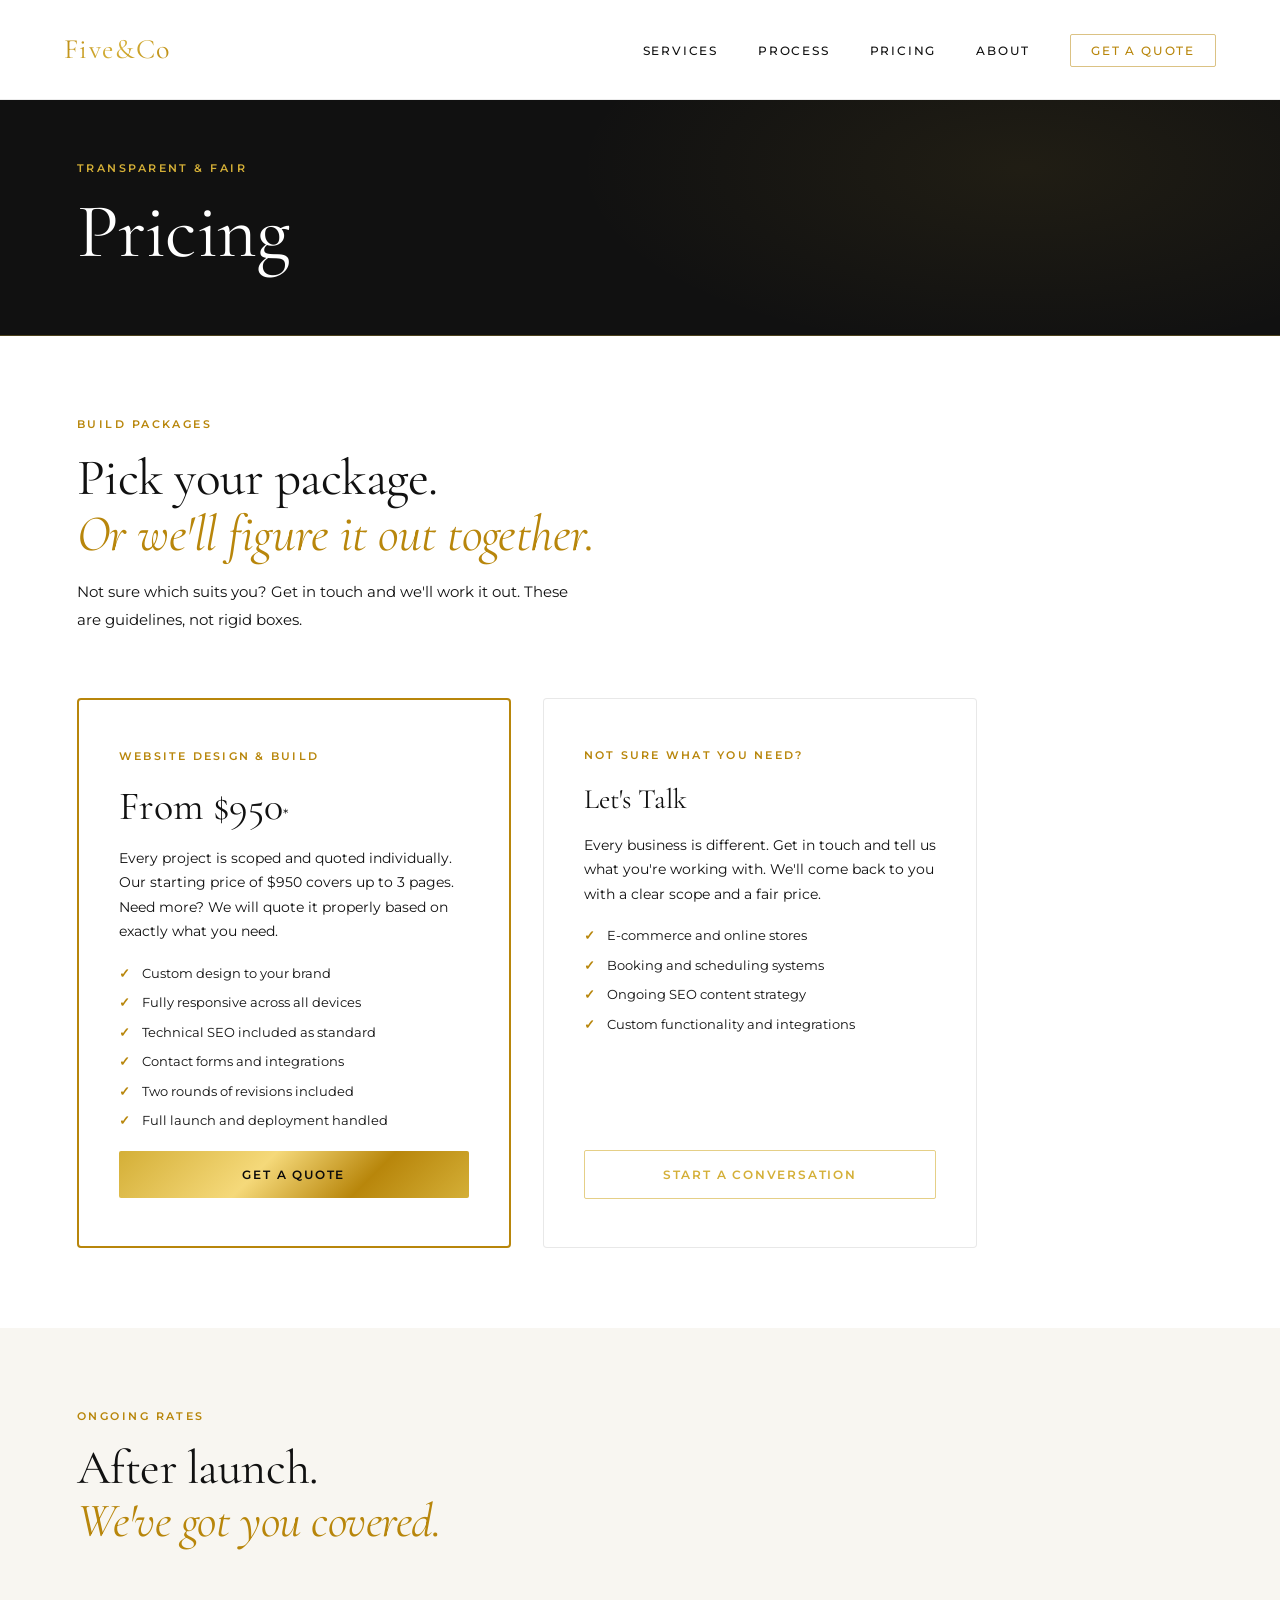
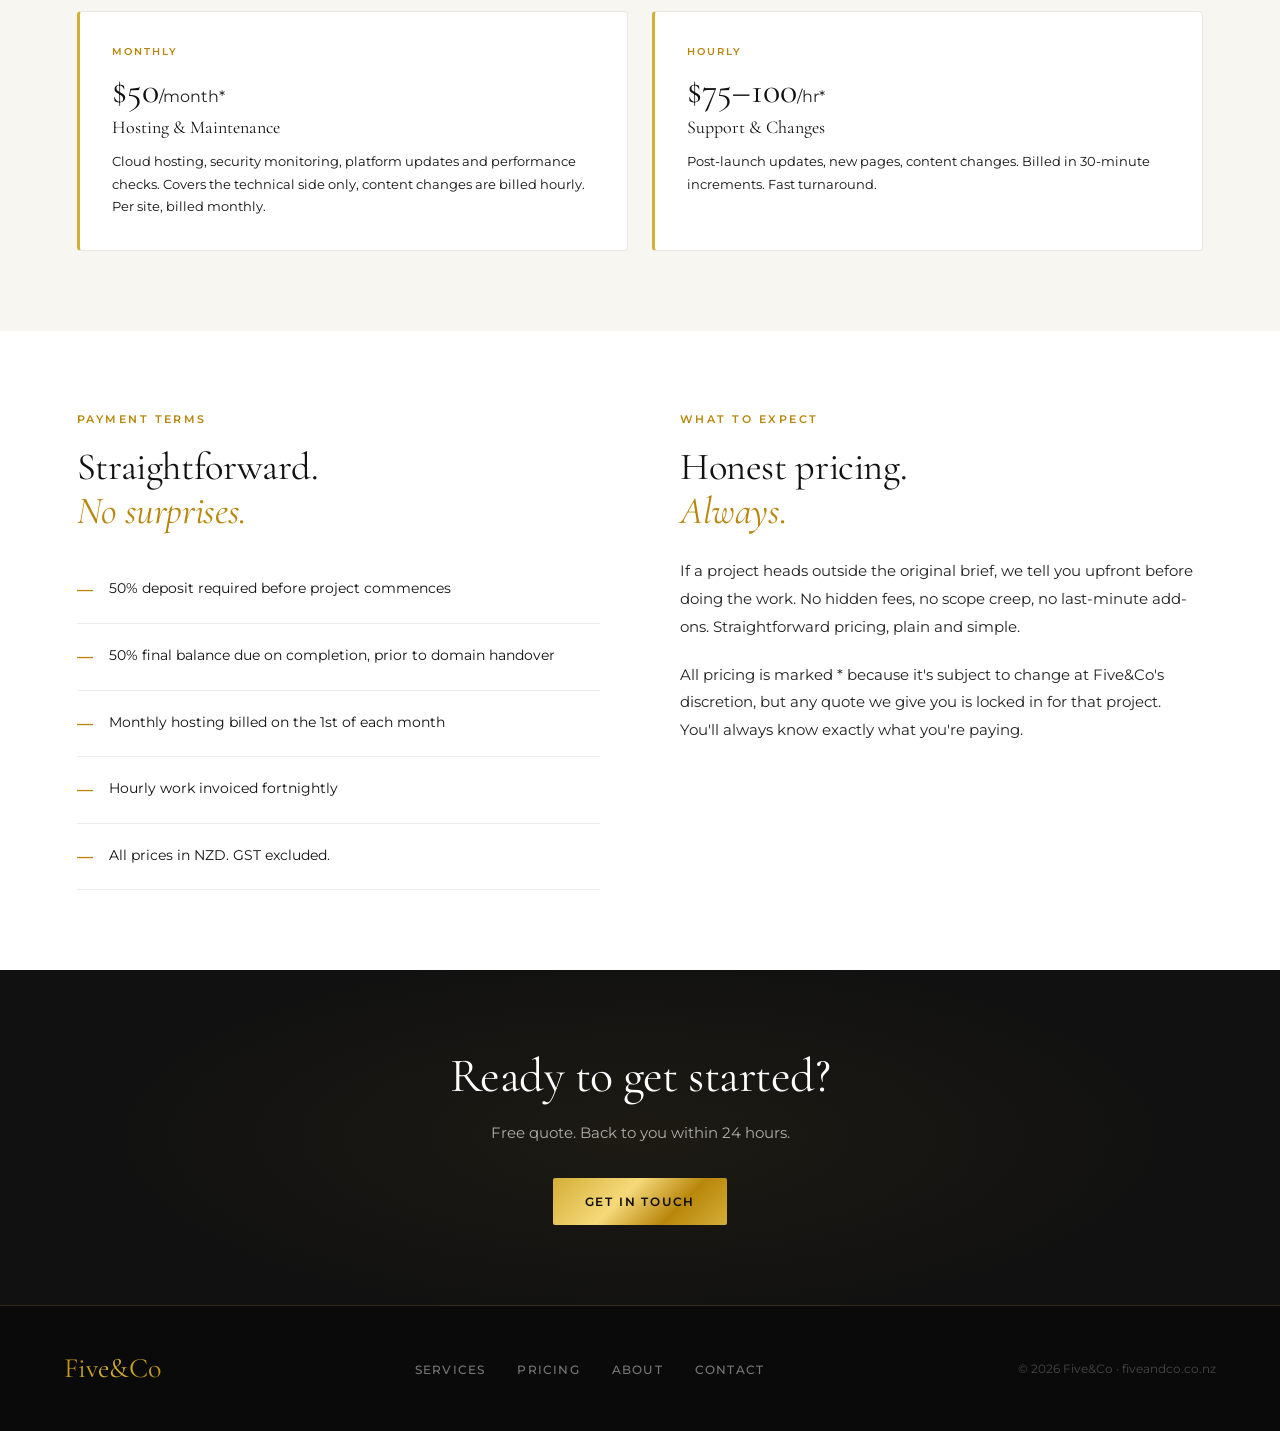
<file: pricing.html>
<!DOCTYPE html>
<html lang="en">
<head>
  <meta charset="UTF-8">
  <meta name="viewport" content="width=device-width, initial-scale=1.0">
  <title>Pricing — Five&amp;Co</title>
  <meta name="description" content="Honest, transparent pricing for Five&amp;Co website builds. No hidden fees. From $950 NZD.">
  <link rel="canonical" href="https://www.fiveandco.co.nz/pricing.html">
  <link rel="icon" type="image/svg+xml" href="/favicon.svg">
  <!-- Google tag (gtag.js) -->
  <script async src="https://www.googletagmanager.com/gtag/js?id=G-H76J2KY42F"></script>
  <script>
    window.dataLayer = window.dataLayer || [];
    function gtag(){dataLayer.push(arguments);}
    gtag('js', new Date());
    gtag('config', 'G-H76J2KY42F');
  </script>
  <link rel="stylesheet" href="css/style.css">
  <style>
    body { background: #fff; color: #111; }
    .nav { background: #fff; border-bottom: 1px solid rgba(0,0,0,0.08); }
    .nav.scrolled { background: #fff; backdrop-filter: none; }
    .nav-logo { background: linear-gradient(135deg, #B8860B 0%, #D4AF37 50%, #B8860B 100%); -webkit-background-clip: text; -webkit-text-fill-color: transparent; background-clip: text; }
    .nav-links a { color: #111; }
    .nav-links a:hover { color: #111; }
    .nav-cta { color: var(--gold-dark) !important; border-color: rgba(184,134,11,0.5) !important; }
    .nav-toggle span { background: #111; }
    .page-header { background: #111; }

    .sw { background: #fff; padding: 80px 6%; }
    .sc { background: #F8F6F1; padding: 80px 6%; }
    .sd { background: #111; padding: 80px 6%; position: relative; overflow: hidden; }
    .sd::before { content:''; position:absolute; inset:0; background:radial-gradient(ellipse 60% 80% at 50% 50%, rgba(212,175,55,0.06) 0%, transparent 70%); pointer-events:none; }
    .inner { max-width: 1200px; margin: 0 auto; }
    .sec-label { font-size:0.7rem; font-weight:600; letter-spacing:0.22em; text-transform:uppercase; color:var(--gold-dark); display:block; margin-bottom:1rem; }

    .pricing-card { background:#fff; border:1px solid rgba(0,0,0,0.09); border-radius:4px; padding:2.5rem 2rem; display:flex; flex-direction:column; gap:1.25rem; transition:var(--transition); position:relative; overflow:hidden; }
    .pricing-card:hover { transform:translateY(-5px); box-shadow:0 20px 50px rgba(0,0,0,0.1); }
    .pricing-card.featured { border:2px solid var(--gold-dark); background:#fff; }
    .pricing-card.featured::before { display:none; }
    .tier { font-size:0.7rem; font-weight:600; letter-spacing:0.2em; text-transform:uppercase; color:var(--gold-dark); }
    .price { font-family:var(--font-display); font-size:2.5rem; font-weight:400; color:#111; line-height:1; }
    .price-range { font-size:0.875rem; font-family:var(--font-body); font-weight:400; color: #222; }
    .price-desc { font-size:0.875rem; color:#111; font-weight:400; line-height:1.75; }
    .price-features { list-style:none; display:flex; flex-direction:column; gap:0.625rem; flex:1; }
    .price-features li { font-size:0.8125rem; color:#111; font-weight:400; display:flex; gap:0.75rem; align-items:flex-start; line-height:1.5; }
    .price-features li::before { content:'✓'; color:var(--gold-dark); flex-shrink:0; font-weight:600; }
    .pricing-card.featured .price { color:#111; }
    .pricing-card.featured .price-range { color: #222; }
    .pricing-card.featured .price-desc { color:#111; }
    .pricing-card.featured .price-features li { color:#111; }

    .rate-card { background:#fff; border:1px solid rgba(0,0,0,0.09); border-left:3px solid var(--gold-light); border-radius:4px; padding:2rem; }
    .rate-label { font-size:0.65rem; font-weight:600; letter-spacing:0.2em; text-transform:uppercase; color:var(--gold-dark); margin-bottom:0.75rem; }
    .rate-price { font-family:var(--font-display); font-size:2.25rem; font-weight:400; color:#111; line-height:1; margin-bottom:0.25rem; }
    .rate-name { font-family:var(--font-display); font-size:1.125rem; color:#111; margin-bottom:0.5rem; }
    .rate-desc { font-size:0.8125rem; color:#111; font-weight:400; line-height:1.75; }

    .terms-item { padding:1.25rem 0; border-bottom:1px solid rgba(0,0,0,0.07); display:flex; gap:1rem; align-items:flex-start; }
    .terms-item::before { content:'—'; color:var(--gold-dark); flex-shrink:0; font-weight:600; }
    .terms-item span { font-size:0.9rem; color:#111; font-weight:400; line-height:1.6; }

    .two-col { display:grid; grid-template-columns:1fr 1fr; gap:5rem; }
    @media(max-width:900px){ .two-col{grid-template-columns:1fr;gap:3rem;} }
  </style>
</head>
<body>
  <div id="nav-placeholder"></div>

  <div class="page-header" style="min-height:35vh;display:flex;align-items:flex-end;padding:calc(var(--nav-height) + 60px) 6% 4rem;position:relative;overflow:hidden;">
    <div style="position:absolute;inset:0;background:radial-gradient(ellipse 50% 80% at 80% 50%, rgba(212,175,55,0.08) 0%, transparent 70%);"></div>
    <div style="max-width:1200px;margin:0 auto;width:100%;position:relative;">
      <span class="sec-label fade-up" style="color:var(--gold-light);">Transparent &amp; Fair</span>
      <h1 class="fade-up stagger-1" style="font-family:var(--font-display);font-size:clamp(2.5rem,6vw,5rem);font-weight:400;color:#fff;line-height:1;">Pricing</h1>
    </div>
  </div>

  <!-- BUILD PACKAGES -->
  <section class="sw">
    <div class="inner">
      <div style="margin-bottom:4rem;">
        <span class="sec-label fade-up">Build Packages</span>
        <h2 class="fade-up stagger-1" style="font-family:var(--font-display);font-size:clamp(2rem,4vw,3.5rem);font-weight:400;color:#111;line-height:1.1;margin-top:0.5rem;">Pick your package.<br><em style="font-style:italic;color:var(--gold-dark);">Or we'll figure it out together.</em></h2>
        <p class="fade-up stagger-2" style="color:#111;font-size:0.9375rem;font-weight:400;max-width:500px;margin-top:1rem;line-height:1.85;">Not sure which suits you? Get in touch and we'll work it out. These are guidelines, not rigid boxes.</p>
      </div>
      <div style="display:grid;grid-template-columns:repeat(auto-fit,minmax(280px,1fr));gap:2rem;max-width:900px;">
        <div class="pricing-card featured fade-up stagger-1" style="padding:3rem 2.5rem;">
          <div class="tier">Website Design &amp; Build</div>
          <div><div class="price">From $950<span class="price-range">*</span></div></div>
          <div class="price-desc">Every project is scoped and quoted individually. Our starting price of $950 covers up to 3 pages. Need more? We will quote it properly based on exactly what you need.</div>
          <ul class="price-features">
            <li>Custom design to your brand</li>
            <li>Fully responsive across all devices</li>
            <li>Technical SEO included as standard</li>
            <li>Contact forms and integrations</li>
            <li>Two rounds of revisions included</li>
            <li>Full launch and deployment handled</li>
          </ul>
          <a href="contact.html" class="btn btn-primary" style="justify-content:center;text-align:center;">Get a Quote</a>
        </div>
        <div class="pricing-card fade-up stagger-2" style="padding:3rem 2.5rem;">
          <div class="tier">Not Sure What You Need?</div>
          <div><div class="price" style="font-size:1.75rem;color:#111;">Let's Talk</div></div>
          <div class="price-desc">Every business is different. Get in touch and tell us what you're working with. We'll come back to you with a clear scope and a fair price.</div>
          <ul class="price-features">
            <li>E-commerce and online stores</li>
            <li>Booking and scheduling systems</li>
            <li>Ongoing SEO content strategy</li>
            <li>Custom functionality and integrations</li>
          </ul>
          <a href="contact.html" class="btn btn-outline" style="justify-content:center;text-align:center;">Start a Conversation</a>
        </div>
      </div>
    </div>
  </section>

  <!-- RECURRING -->
  <section class="sc">
    <div class="inner">
      <div style="margin-bottom:4rem;">
        <span class="sec-label fade-up">Ongoing Rates</span>
        <h2 class="fade-up stagger-1" style="font-family:var(--font-display);font-size:clamp(2rem,4vw,3rem);font-weight:400;color:#111;line-height:1.1;margin-top:0.5rem;">After launch.<br><em style="font-style:italic;color:var(--gold-dark);">We've got you covered.</em></h2>
      </div>
      <div style="display:grid;grid-template-columns:repeat(auto-fit,minmax(260px,1fr));gap:1.5rem;">
        <div class="rate-card fade-up">
          <div class="rate-label">Monthly</div>
          <div class="rate-price">$50<span style="font-size:1rem;font-family:var(--font-body);font-weight:400;color: #222;">/month*</span></div>
          <div class="rate-name">Hosting &amp; Maintenance</div>
          <p class="rate-desc">Cloud hosting, security monitoring, platform updates and performance checks. Covers the technical side only, content changes are billed hourly. Per site, billed monthly.</p>
        </div>
        <div class="rate-card fade-up stagger-1">
          <div class="rate-label">Hourly</div>
          <div class="rate-price">$75–100<span style="font-size:1rem;font-family:var(--font-body);font-weight:400;color: #222;">/hr*</span></div>
          <div class="rate-name">Support &amp; Changes</div>
          <p class="rate-desc">Post-launch updates, new pages, content changes. Billed in 30-minute increments. Fast turnaround.</p>
        </div>
      </div>
    </div>
  </section>

  <!-- PAYMENT TERMS -->
  <section class="sw">
    <div class="inner">
      <div class="two-col">
        <div>
          <span class="sec-label fade-up">Payment Terms</span>
          <h2 class="fade-up stagger-1" style="font-family:var(--font-display);font-size:clamp(1.75rem,3vw,2.5rem);font-weight:400;color:#111;line-height:1.15;margin-bottom:1.5rem;">Straightforward.<br><em style="font-style:italic;color:var(--gold-dark);">No surprises.</em></h2>
          <div class="fade-up stagger-2">
            <div class="terms-item"><span>50% deposit required before project commences</span></div>
            <div class="terms-item"><span>50% final balance due on completion, prior to domain handover</span></div>
            <div class="terms-item"><span>Monthly hosting billed on the 1st of each month</span></div>
            <div class="terms-item"><span>Hourly work invoiced fortnightly</span></div>
            <div class="terms-item"><span>All prices in NZD. GST excluded.</span></div>
          </div>
        </div>
        <div>
          <span class="sec-label fade-up">What to Expect</span>
          <h2 class="fade-up stagger-1" style="font-family:var(--font-display);font-size:clamp(1.75rem,3vw,2.5rem);font-weight:400;color:#111;line-height:1.15;margin-bottom:1.5rem;">Honest pricing.<br><em style="font-style:italic;color:var(--gold-dark);">Always.</em></h2>
          <p class="fade-up stagger-2" style="font-size:0.9375rem;color:#222;font-weight:400;line-height:1.85;margin-bottom:1.25rem;">If a project heads outside the original brief, we tell you upfront before doing the work. No hidden fees, no scope creep, no last-minute add-ons. Straightforward pricing, plain and simple.</p>
          <p class="fade-up stagger-3" style="font-size:0.9375rem;color:#222;font-weight:400;line-height:1.85;">All pricing is marked * because it's subject to change at Five&amp;Co's discretion, but any quote we give you is locked in for that project. You'll always know exactly what you're paying.</p>
        </div>
      </div>
    </div>
  </section>

  <section class="sd" style="text-align:center;">
    <div class="inner" style="max-width:600px;position:relative;z-index:1;">
      <h2 class="fade-up" style="font-family:var(--font-display);font-size:clamp(1.75rem,4vw,3rem);font-weight:400;color:#fff;line-height:1.1;margin-bottom:1rem;">Ready to get started?</h2>
      <p class="fade-up stagger-1" style="color:rgba(255,255,255,0.65);font-size:0.9375rem;font-weight:400;margin-bottom:2rem;line-height:1.8;">Free quote. Back to you within 24 hours.</p>
      <div class="fade-up stagger-2"><a href="contact.html" class="btn btn-primary">Get in Touch</a></div>
    </div>
  </section>

  <div id="footer-placeholder"></div>
  <script src="js/layout.js"></script>
  <script src="js/main.js"></script>
</body>
</html>
</file>
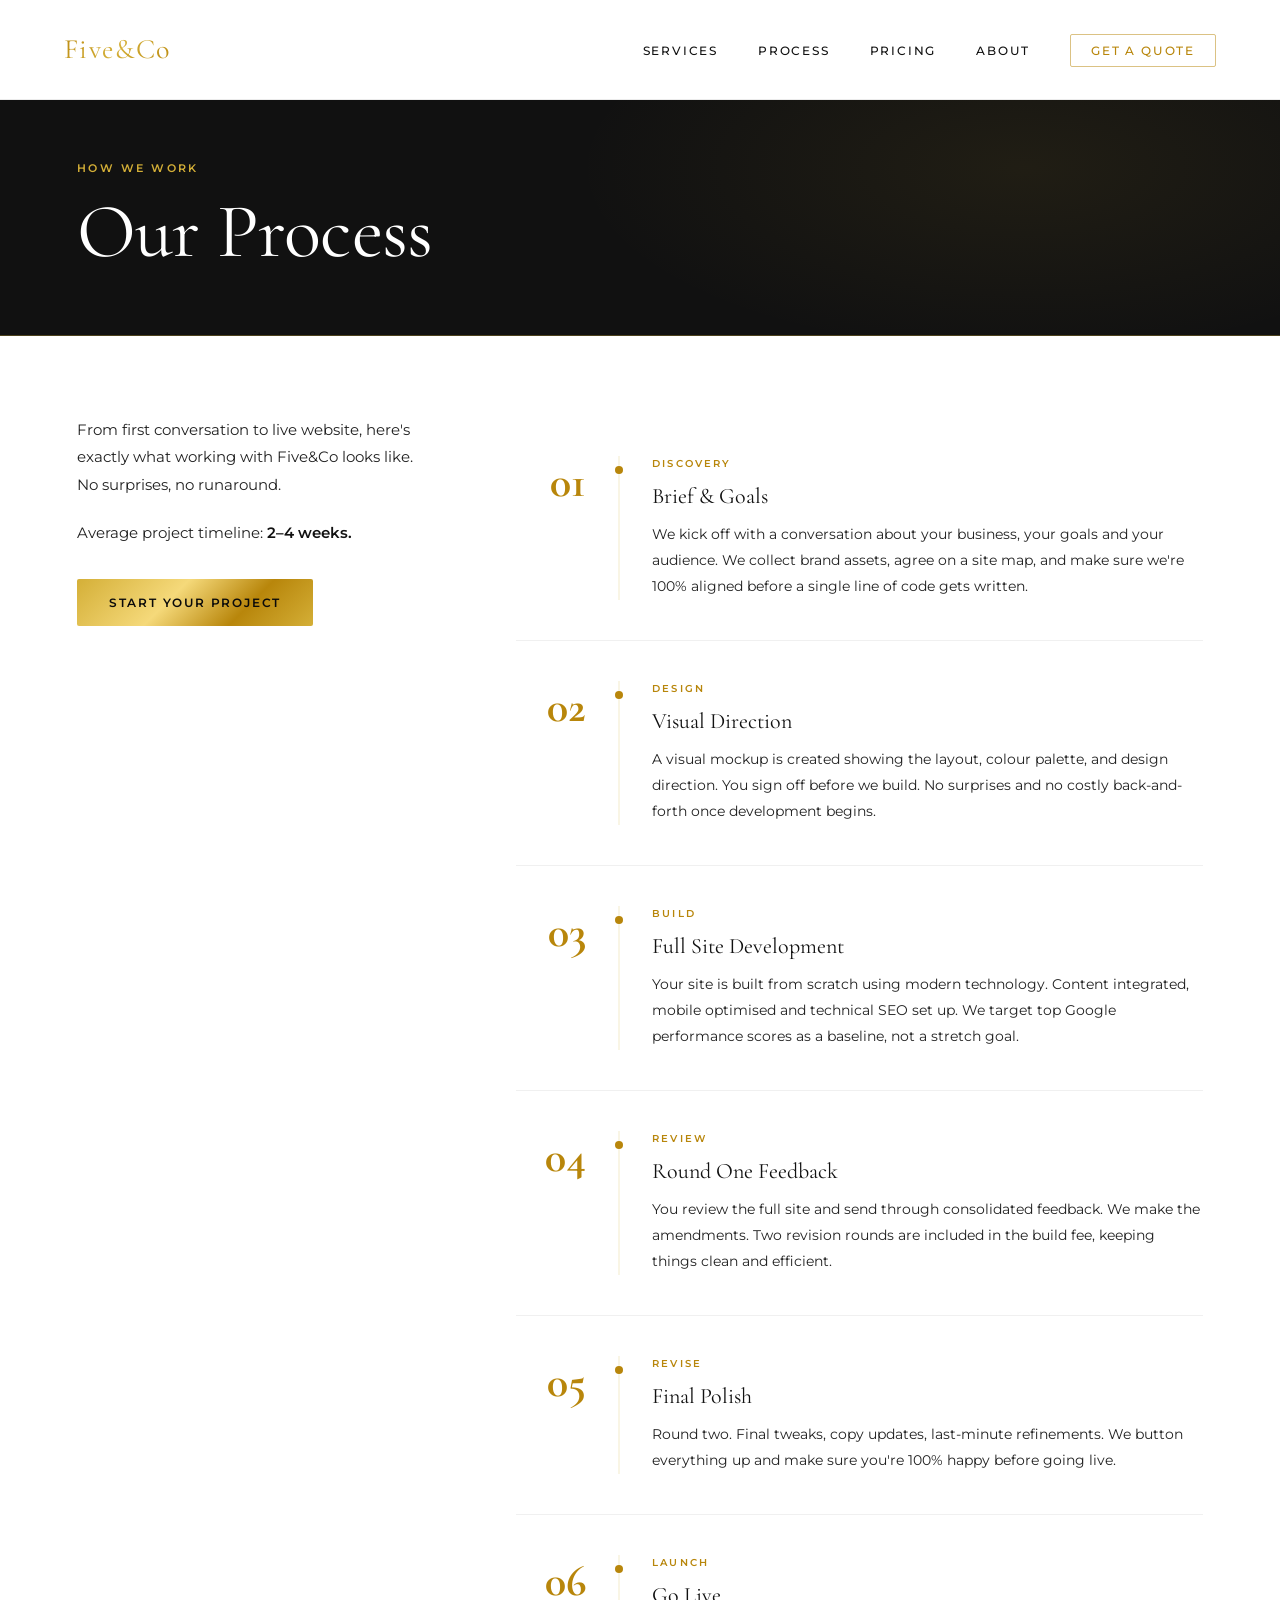
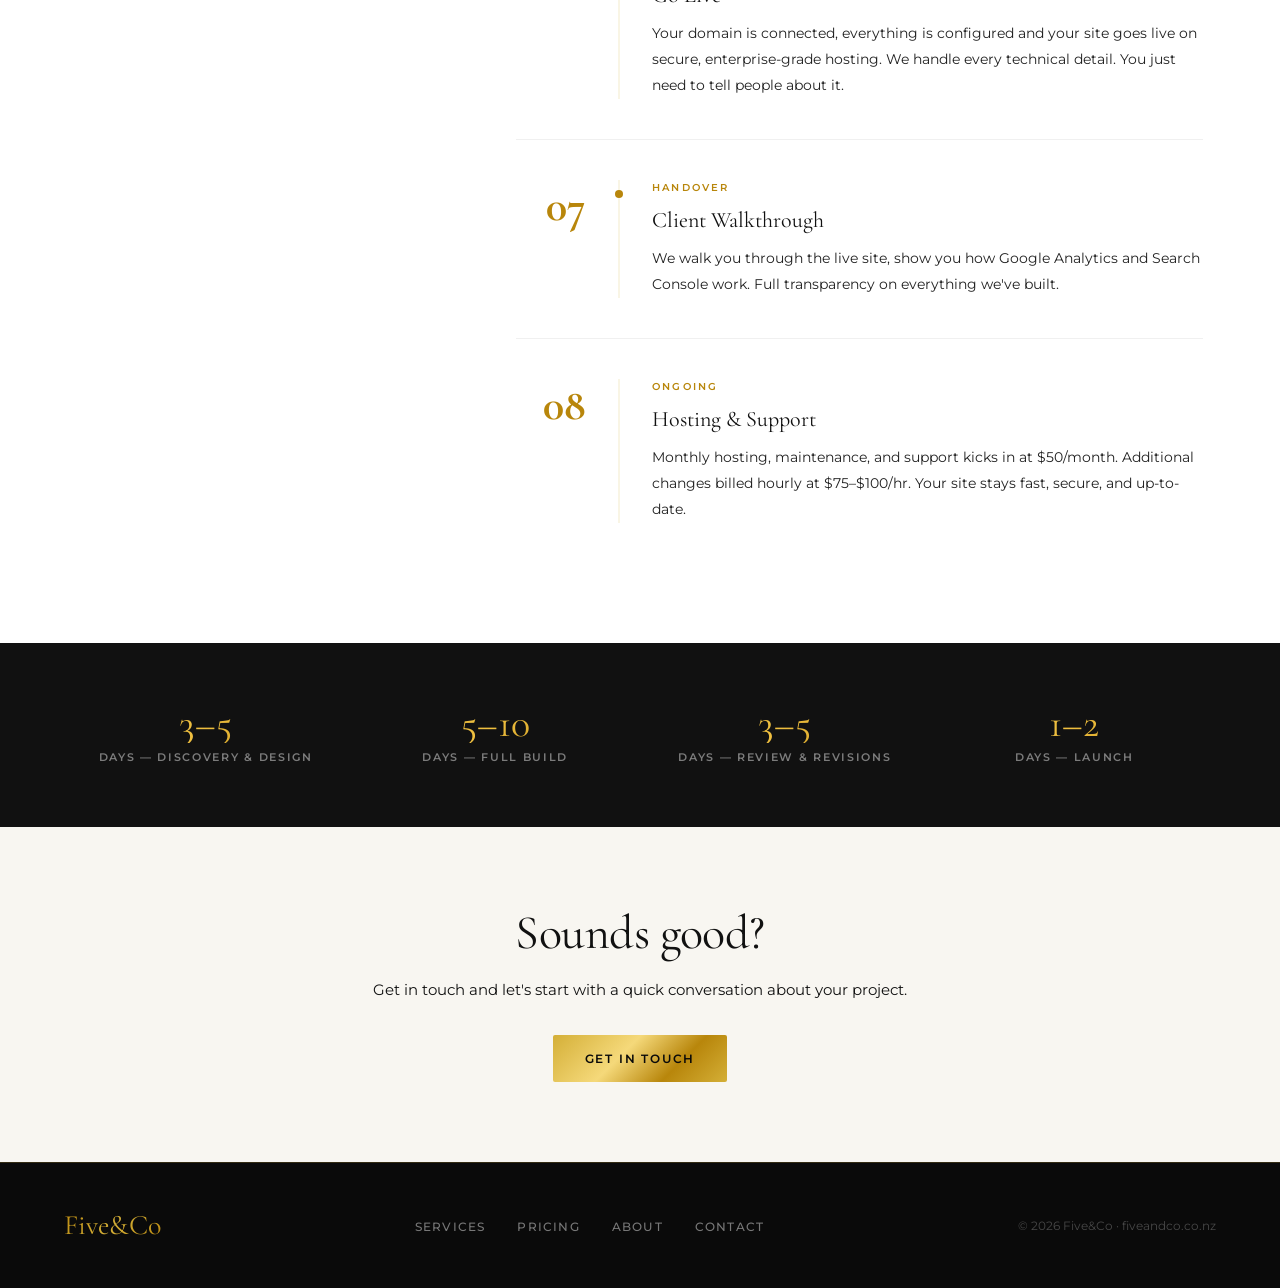
<file: process.html>
<!DOCTYPE html>
<html lang="en">
<head>
  <meta charset="UTF-8">
  <meta name="viewport" content="width=device-width, initial-scale=1.0">
  <title>Our Process — Five&amp;Co</title>
  <meta name="description" content="Five&amp;Co's 8-step website build process. Transparent, efficient, stress-free.">
  <link rel="canonical" href="https://www.fiveandco.co.nz/process.html">
  <link rel="icon" type="image/svg+xml" href="/favicon.svg">
  <!-- Google tag (gtag.js) -->
  <script async src="https://www.googletagmanager.com/gtag/js?id=G-H76J2KY42F"></script>
  <script>
    window.dataLayer = window.dataLayer || [];
    function gtag(){dataLayer.push(arguments);}
    gtag('js', new Date());
    gtag('config', 'G-H76J2KY42F');
  </script>
  <link rel="stylesheet" href="css/style.css">
  <style>
    body { background: #fff; color: #111; }
    .nav { background: #fff; border-bottom: 1px solid rgba(0,0,0,0.08); }
    .nav.scrolled { background: #fff; backdrop-filter: none; }
    .nav-logo { background: linear-gradient(135deg, #B8860B 0%, #D4AF37 50%, #B8860B 100%); -webkit-background-clip: text; -webkit-text-fill-color: transparent; background-clip: text; }
    .nav-links a { color: #111; }
    .nav-links a:hover { color: #111; }
    .nav-cta { color: var(--gold-dark) !important; border-color: rgba(184,134,11,0.5) !important; }
    .nav-toggle span { background: #111; }
    .page-header { background: #111; }

    .sw { background: #fff; padding: 80px 6%; }
    .sc { background: #F8F6F1; padding: 80px 6%; }
    .inner { max-width: 1200px; margin: 0 auto; }
    .sec-label { font-size:0.7rem; font-weight:600; letter-spacing:0.22em; text-transform:uppercase; color:var(--gold-dark); display:block; margin-bottom:1rem; }

    .process-item { display:grid; grid-template-columns:70px 2px 1fr; gap:0 2rem; padding:2.5rem 0; border-bottom:1px solid rgba(0,0,0,0.06); }
    .process-item:last-child { border-bottom:none; }
    .p-num { font-family:var(--font-display); font-size:2.75rem; font-weight:700; color:var(--gold-dark); opacity:1; line-height:1; text-align:right; padding-top:4px; }
    .p-line { position:relative; }
    .p-line::before { content:''; position:absolute; top:0; bottom:0; left:50%; transform:translateX(-50%); width:1px; background:rgba(212,175,55,0.25); }
    .p-dot { position:absolute; top:10px; left:50%; transform:translateX(-50%); width:8px; height:8px; border-radius:50%; background:var(--gold-dark); z-index:1; }
    .p-phase { font-size:0.65rem; font-weight:600; letter-spacing:0.2em; text-transform:uppercase; color:var(--gold-dark); margin-bottom:0.4rem; }
    .p-title { font-family:var(--font-display); font-size:1.375rem; color:#111; margin-bottom:0.5rem; }
    .p-desc { font-size:0.9rem; color:#222; font-weight:400; line-height:1.8; }

    .timeline-strip { background:#111; padding:60px 6%; }
    .tl-val { font-family:var(--font-display); font-size:2.5rem; font-weight:400; background:var(--gold-text); -webkit-background-clip:text; -webkit-text-fill-color:transparent; background-clip:text; line-height:1; margin-bottom:0.4rem; }
    .tl-label { font-size:0.7rem; font-weight:600; letter-spacing:0.15em; text-transform:uppercase; color:rgba(255,255,255,0.45); }

    .cta-strip { background:#F8F6F1; padding:80px 6%; text-align:center; }

    .two-col { display:grid; grid-template-columns:1fr 2fr; gap:6rem; align-items:start; }
    @media(max-width:900px){ .two-col{grid-template-columns:1fr;gap:3rem;} .process-item{grid-template-columns:50px 2px 1fr;gap:0 1rem;} .p-num{font-size:2rem;} }
  </style>
</head>
<body>
  <div id="nav-placeholder"></div>

  <div class="page-header" style="min-height:35vh;display:flex;align-items:flex-end;padding:calc(var(--nav-height) + 60px) 6% 4rem;position:relative;overflow:hidden;">
    <div style="position:absolute;inset:0;background:radial-gradient(ellipse 50% 80% at 80% 50%, rgba(212,175,55,0.08) 0%, transparent 70%);"></div>
    <div style="max-width:1200px;margin:0 auto;width:100%;position:relative;">
      <span class="sec-label fade-up" style="color:var(--gold-light);">How We Work</span>
      <h1 class="fade-up stagger-1" style="font-family:var(--font-display);font-size:clamp(2.5rem,6vw,5rem);font-weight:400;color:#fff;line-height:1;">Our Process</h1>
    </div>
  </div>

  <section class="sw">
    <div class="inner">
      <div class="two-col">
        <div style="position:sticky;top:calc(var(--nav-height) + 2rem);">
          <p style="font-size:0.9375rem;color:#222;font-weight:400;line-height:1.85;margin-bottom:1.25rem;" class="fade-up">From first conversation to live website, here's exactly what working with Five&amp;Co looks like. No surprises, no runaround.</p>
          <p style="font-size:0.9375rem;color:#222;font-weight:400;line-height:1.85;margin-bottom:2rem;" class="fade-up stagger-1">Average project timeline: <strong style="color:#111;font-weight:600;">2–4 weeks.</strong></p>
          <div class="fade-up stagger-2"><a href="contact.html" class="btn btn-primary" style="font-size:0.75rem;">Start Your Project</a></div>
        </div>
        <div class="fade-up stagger-1">
          <div class="process-item">
            <div class="p-num">01</div><div class="p-line"><div class="p-dot"></div></div>
            <div><div class="p-phase">Discovery</div><div class="p-title">Brief &amp; Goals</div><div class="p-desc">We kick off with a conversation about your business, your goals and your audience. We collect brand assets, agree on a site map, and make sure we're 100% aligned before a single line of code gets written.</div></div>
          </div>
          <div class="process-item">
            <div class="p-num">02</div><div class="p-line"><div class="p-dot"></div></div>
            <div><div class="p-phase">Design</div><div class="p-title">Visual Direction</div><div class="p-desc">A visual mockup is created showing the layout, colour palette, and design direction. You sign off before we build. No surprises and no costly back-and-forth once development begins.</div></div>
          </div>
          <div class="process-item">
            <div class="p-num">03</div><div class="p-line"><div class="p-dot"></div></div>
            <div><div class="p-phase">Build</div><div class="p-title">Full Site Development</div><div class="p-desc">Your site is built from scratch using modern technology. Content integrated, mobile optimised and technical SEO set up. We target top Google performance scores as a baseline, not a stretch goal.</div></div>
          </div>
          <div class="process-item">
            <div class="p-num">04</div><div class="p-line"><div class="p-dot"></div></div>
            <div><div class="p-phase">Review</div><div class="p-title">Round One Feedback</div><div class="p-desc">You review the full site and send through consolidated feedback. We make the amendments. Two revision rounds are included in the build fee, keeping things clean and efficient.</div></div>
          </div>
          <div class="process-item">
            <div class="p-num">05</div><div class="p-line"><div class="p-dot"></div></div>
            <div><div class="p-phase">Revise</div><div class="p-title">Final Polish</div><div class="p-desc">Round two. Final tweaks, copy updates, last-minute refinements. We button everything up and make sure you're 100% happy before going live.</div></div>
          </div>
          <div class="process-item">
            <div class="p-num">06</div><div class="p-line"><div class="p-dot"></div></div>
            <div><div class="p-phase">Launch</div><div class="p-title">Go Live</div><div class="p-desc">Your domain is connected, everything is configured and your site goes live on secure, enterprise-grade hosting. We handle every technical detail. You just need to tell people about it.</div></div>
          </div>
          <div class="process-item">
            <div class="p-num">07</div><div class="p-line"><div class="p-dot"></div></div>
            <div><div class="p-phase">Handover</div><div class="p-title">Client Walkthrough</div><div class="p-desc">We walk you through the live site, show you how Google Analytics and Search Console work. Full transparency on everything we've built.</div></div>
          </div>
          <div class="process-item">
            <div class="p-num">08</div><div class="p-line"></div>
            <div><div class="p-phase">Ongoing</div><div class="p-title">Hosting &amp; Support</div><div class="p-desc">Monthly hosting, maintenance, and support kicks in at $50/month. Additional changes billed hourly at $75–$100/hr. Your site stays fast, secure, and up-to-date.</div></div>
          </div>
        </div>
      </div>
    </div>
  </section>

  <section class="timeline-strip">
    <div class="inner">
      <div style="display:grid;grid-template-columns:repeat(auto-fit,minmax(180px,1fr));gap:2rem;text-align:center;">
        <div class="fade-up"><div class="tl-val">3–5</div><div class="tl-label">Days — Discovery &amp; Design</div></div>
        <div class="fade-up stagger-1"><div class="tl-val">5–10</div><div class="tl-label">Days — Full Build</div></div>
        <div class="fade-up stagger-2"><div class="tl-val">3–5</div><div class="tl-label">Days — Review &amp; Revisions</div></div>
        <div class="fade-up stagger-3"><div class="tl-val">1–2</div><div class="tl-label">Days — Launch</div></div>
      </div>
    </div>
  </section>

  <section class="cta-strip">
    <div class="inner" style="max-width:560px;">
      <h2 class="fade-up" style="font-family:var(--font-display);font-size:clamp(1.75rem,4vw,3rem);font-weight:400;color:#111;line-height:1.1;margin-bottom:1rem;">Sounds good?</h2>
      <p class="fade-up stagger-1" style="color:#111;font-size:0.9375rem;font-weight:400;margin-bottom:2rem;line-height:1.8;">Get in touch and let's start with a quick conversation about your project.</p>
      <div class="fade-up stagger-2"><a href="contact.html" class="btn btn-primary">Get in Touch</a></div>
    </div>
  </section>

  <div id="footer-placeholder"></div>
  <script src="js/layout.js"></script>
  <script src="js/main.js"></script>
</body>
</html>
</file>
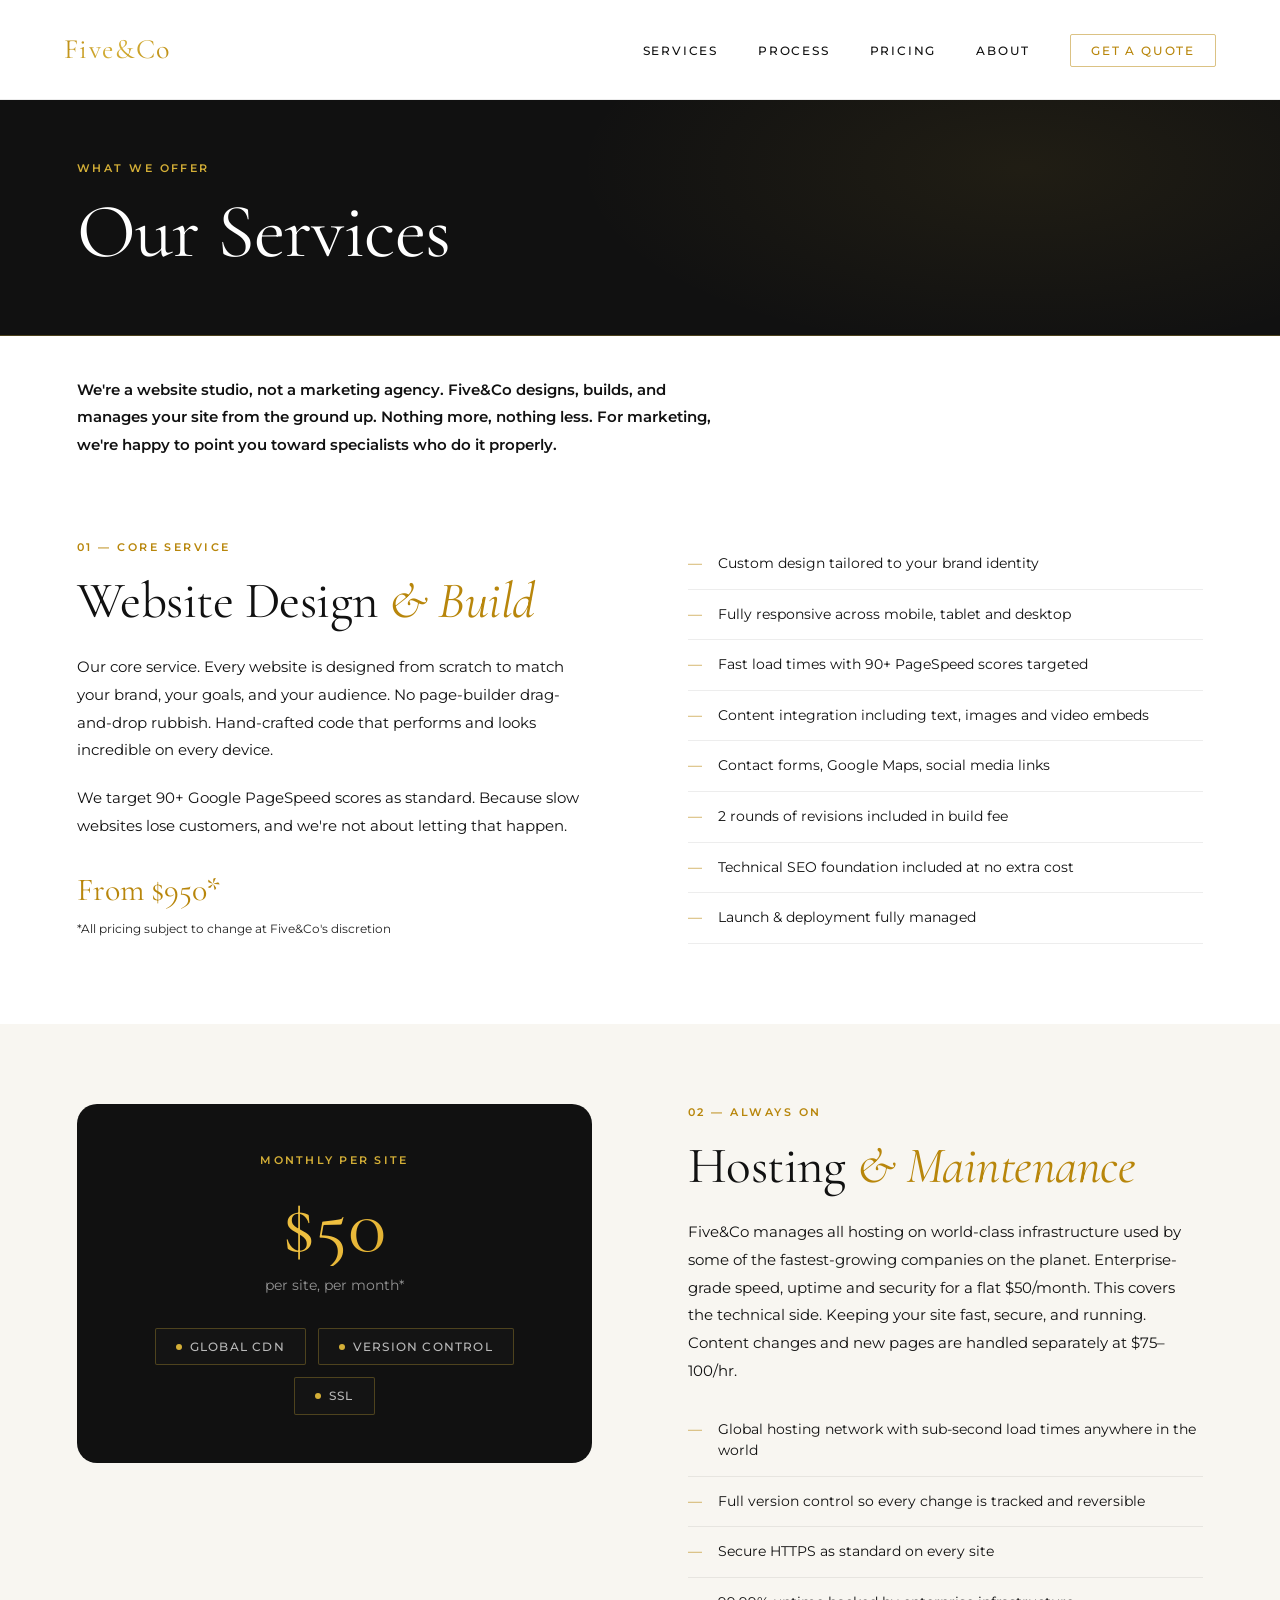
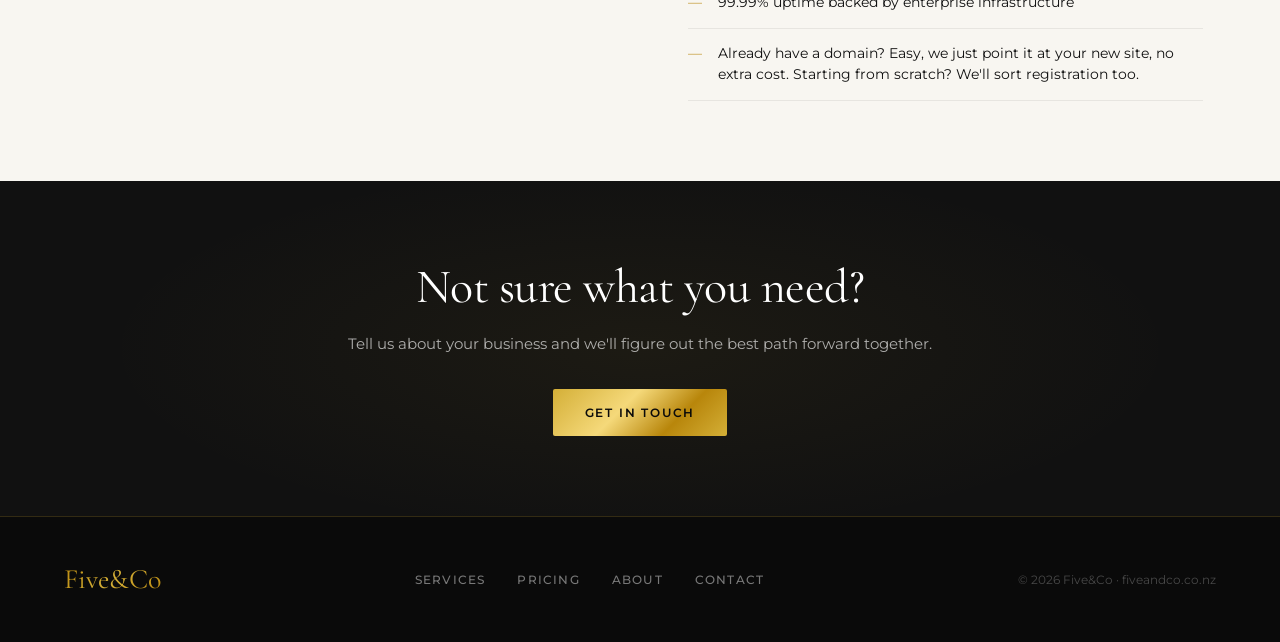
<file: services.html>
<!DOCTYPE html>
<html lang="en">
<head>
  <meta charset="UTF-8">
  <meta name="viewport" content="width=device-width, initial-scale=1.0">
  <title>Services — Five&amp;Co</title>
  <meta name="description" content="Five&amp;Co services: Website Design &amp; Build, Hosting, SEO Foundation and ongoing support for NZ businesses.">
  <link rel="canonical" href="https://www.fiveandco.co.nz/services.html">
  <link rel="icon" type="image/svg+xml" href="/favicon.svg">
  <!-- Google tag (gtag.js) -->
  <script async src="https://www.googletagmanager.com/gtag/js?id=G-H76J2KY42F"></script>
  <script>
    window.dataLayer = window.dataLayer || [];
    function gtag(){dataLayer.push(arguments);}
    gtag('js', new Date());
    gtag('config', 'G-H76J2KY42F');
  </script>
  <link rel="stylesheet" href="css/style.css">
  <style>
    body { background: #fff; color: #111; }
    .nav { background: #fff; border-bottom: 1px solid rgba(0,0,0,0.08); }
    .nav.scrolled { background: #fff; backdrop-filter: none; }
    .nav-logo { background: linear-gradient(135deg, #B8860B 0%, #D4AF37 50%, #B8860B 100%); -webkit-background-clip: text; -webkit-text-fill-color: transparent; background-clip: text; }
    .nav-links a { color: #111; }
    .nav-links a:hover { color: #111; }
    .nav-cta { color: var(--gold-dark) !important; border-color: rgba(184,134,11,0.5) !important; }
    .nav-toggle span { background: #111; }
    .page-header { background: #111; }

    .sw { background: #fff; padding: 80px 6%; }
    .sc { background: #F8F6F1; padding: 80px 6%; }
    .inner { max-width: 1200px; margin: 0 auto; }
    .sec-label { font-size:0.7rem; font-weight:600; letter-spacing:0.22em; text-transform:uppercase; color:var(--gold-dark); display:block; margin-bottom:1rem; }

    .body-text { font-size:0.9375rem; color:#111; font-weight:400; line-height:1.85; margin-bottom:1.25rem; }

    .feature-list { list-style: none; display: flex; flex-direction: column; gap: 0; }
    .feature-list li { font-size:0.9rem; color:#111; font-weight:400; padding:0.875rem 0; border-bottom:1px solid rgba(0,0,0,0.07); display:flex; gap:1rem; align-items:flex-start; line-height:1.5; }
    .feature-list li::before { content:'—'; color:var(--gold-dark); flex-shrink:0; opacity:0.8; }

    .price-tag { font-family:var(--font-display); font-size:2rem; color:var(--gold-dark); margin:1.5rem 0 0.25rem; }
    .price-note { font-size:0.75rem; color: #222; font-weight:400; }

    .svc-card-light { background:#fff; border:1px solid rgba(0,0,0,0.09); border-top:3px solid var(--gold-light); border-radius:4px; padding:2.5rem 2rem; transition:var(--transition); }
    .svc-card-light:hover { transform:translateY(-5px); box-shadow:0 20px 50px rgba(0,0,0,0.1); }
    .svc-num { font-size:0.75rem; font-weight:600; letter-spacing:0.15em; color:var(--gold-dark); opacity:0.7; margin-bottom:1rem; }
    .svc-title { font-family:var(--font-display); font-size:1.5rem; color:#111; margin-bottom:0.75rem; }
    .svc-desc { font-size:0.875rem; color:#111; font-weight:400; line-height:1.8; margin-bottom:1rem; }
    .svc-price { font-family:var(--font-display); font-size:1.125rem; color:var(--gold-dark); }
    .svc-features { list-style:none; margin-top:1.25rem; display:flex; flex-direction:column; gap:0.5rem; }
    .svc-features li { font-size:0.8125rem; color:#111; font-weight:400; display:flex; gap:0.75rem; align-items:flex-start; line-height:1.5; }
    .svc-features li::before { content:'✓'; color:var(--gold-dark); flex-shrink:0; font-weight:600; }

    .hosting-box { background:#111; border-radius:20px; padding:3rem; text-align:center; }

    .two-col { display:grid; grid-template-columns:1fr 1fr; gap:6rem; align-items:start; }
    @media(max-width:900px){ .two-col{grid-template-columns:1fr;gap:3rem;} }

    .cta-strip { background:#111; padding:80px 6%; text-align:center; position:relative; overflow:hidden; }
    .cta-strip::before { content:''; position:absolute; inset:0; background:radial-gradient(ellipse 60% 80% at 50% 50%, rgba(212,175,55,0.06) 0%, transparent 70%); pointer-events:none; }
  </style>
</head>
<body>
  <div id="nav-placeholder"></div>

  <div class="page-header" style="min-height:35vh;display:flex;align-items:flex-end;padding:calc(var(--nav-height) + 60px) 6% 4rem;position:relative;overflow:hidden;">
    <div style="position:absolute;inset:0;background:radial-gradient(ellipse 50% 80% at 80% 50%, rgba(212,175,55,0.08) 0%, transparent 70%);"></div>
    <div style="max-width:1200px;margin:0 auto;width:100%;position:relative;">
      <span class="sec-label fade-up" style="color:var(--gold-light);">What We Offer</span>
      <h1 class="fade-up stagger-1" style="font-family:var(--font-display);font-size:clamp(2.5rem,6vw,5rem);font-weight:400;color:#fff;line-height:1;">Our Services</h1>
    </div>
  </div>

  <!-- INTRO -->
  <section style="background:#fff;padding:2.5rem 6% 0;">
    <div style="max-width:1200px;margin:0 auto;">
      <p style="font-family:'Montserrat',sans-serif;font-size:0.9375rem;color:#111;font-weight:600;line-height:1.85;max-width:640px;">We're a website studio, not a marketing agency. Five&amp;Co designs, builds, and manages your site from the ground up. Nothing more, nothing less. For marketing, we're happy to point you toward specialists who do it properly.</p>
    </div>
  </section>

  <!-- WEBSITE BUILD -->
  <section class="sw">
    <div class="inner">
      <div class="two-col">
        <div>
          <span class="sec-label fade-up">01 — Core Service</span>
          <h2 class="fade-up stagger-1" style="font-family:var(--font-display);font-size:clamp(2rem,4vw,3.5rem);font-weight:400;color:#111;line-height:1.1;margin-bottom:1.5rem;">Website Design <em style="font-style:italic;color:var(--gold-dark);">&amp; Build</em></h2>
          <p class="body-text fade-up stagger-2">Our core service. Every website is designed from scratch to match your brand, your goals, and your audience. No page-builder drag-and-drop rubbish. Hand-crafted code that performs and looks incredible on every device.</p>
          <p class="body-text fade-up stagger-3">We target 90+ Google PageSpeed scores as standard. Because slow websites lose customers, and we're not about letting that happen.</p>
          <div class="fade-up stagger-4">
            <div class="price-tag">From $950*</div>
            <div class="price-note">*All pricing subject to change at Five&amp;Co's discretion</div>
          </div>
        </div>
        <div class="fade-up stagger-2">
          <ul class="feature-list">
            <li>Custom design tailored to your brand identity</li>
            <li>Fully responsive across mobile, tablet and desktop</li>
            <li>Fast load times with 90+ PageSpeed scores targeted</li>
            <li>Content integration including text, images and video embeds</li>
            <li>Contact forms, Google Maps, social media links</li>
            <li>2 rounds of revisions included in build fee</li>
            <li>Technical SEO foundation included at no extra cost</li>
            <li>Launch &amp; deployment fully managed</li>
          </ul>
        </div>
      </div>
    </div>
  </section>

  <!-- HOSTING -->
  <section class="sc">
    <div class="inner">
      <div class="two-col">
        <div class="fade-up">
          <div class="hosting-box">
            <div style="font-size:0.7rem;font-weight:600;letter-spacing:0.2em;text-transform:uppercase;color:var(--gold-light);margin-bottom:1rem;">Monthly Per Site</div>
            <div style="font-family:var(--font-display);font-size:5rem;font-weight:400;background:var(--gold-text);-webkit-background-clip:text;-webkit-text-fill-color:transparent;background-clip:text;line-height:1;margin-bottom:0.5rem;">$50</div>
            <div style="font-size:0.875rem;color:rgba(255,255,255,0.55);margin-bottom:2rem;">per site, per month*</div>
            <div style="display:flex;flex-wrap:wrap;gap:0.75rem;justify-content:center;">
              <div class="tech-pill">Global CDN</div>
              <div class="tech-pill">Version Control</div>
              <div class="tech-pill">SSL</div>
            </div>
          </div>
        </div>
        <div>
          <span class="sec-label fade-up">02 — Always On</span>
          <h2 class="fade-up stagger-1" style="font-family:var(--font-display);font-size:clamp(2rem,4vw,3.5rem);font-weight:400;color:#111;line-height:1.1;margin-bottom:1.5rem;">Hosting <em style="font-style:italic;color:var(--gold-dark);">&amp; Maintenance</em></h2>
          <p class="body-text fade-up stagger-2">Five&amp;Co manages all hosting on world-class infrastructure used by some of the fastest-growing companies on the planet. Enterprise-grade speed, uptime and security for a flat $50/month. This covers the technical side. Keeping your site fast, secure, and running. Content changes and new pages are handled separately at $75–100/hr.</p>
          <ul class="feature-list fade-up stagger-3">
            <li>Global hosting network with sub-second load times anywhere in the world</li>
            <li>Full version control so every change is tracked and reversible</li>
            <li>Secure HTTPS as standard on every site</li>
            <li>99.99% uptime backed by enterprise infrastructure</li>
            <li>Already have a domain? Easy, we just point it at your new site, no extra cost. Starting from scratch? We'll sort registration too.</li>
          </ul>
        </div>
      </div>
    </div>
  </section>

  <section class="cta-strip">
    <div class="inner" style="max-width:600px;position:relative;z-index:1;">
      <h2 class="fade-up" style="font-family:var(--font-display);font-size:clamp(1.75rem,4vw,3rem);font-weight:400;color:#fff;line-height:1.1;margin-bottom:1rem;">Not sure what you need?</h2>
      <p class="fade-up stagger-1" style="color:rgba(255,255,255,0.65);font-size:0.9375rem;font-weight:400;margin-bottom:2rem;line-height:1.8;">Tell us about your business and we'll figure out the best path forward together.</p>
      <div class="fade-up stagger-2"><a href="contact.html" class="btn btn-primary">Get in Touch</a></div>
    </div>
  </section>

  <div id="footer-placeholder"></div>
  <script src="js/layout.js"></script>
  <script src="js/main.js"></script>
</body>
</html>
</file>
<file: css/style.css>
@import url('https://fonts.googleapis.com/css2?family=Cormorant+Garamond:ital,wght@0,300;0,400;0,500;0,600;0,700;1,300;1,400;1,500&family=Montserrat:wght@300;400;500;600&display=swap');

:root {
  --gold-light: #D4AF37;
  --gold-dark: #B8860B;
  --gold-gradient: linear-gradient(135deg, #D4AF37 0%, #F5D97A 40%, #B8860B 70%, #D4AF37 100%);
  --gold-text: linear-gradient(135deg, #D4AF37 0%, #F0C040 50%, #B8860B 100%);
  --black: #0A0A0A;
  --black-rich: #111111;
  --black-soft: #1A1A1A;
  --black-card: #141414;
  --white: #FFFFFF;
  --white-soft: #F8F6F0;
  --white-muted: rgba(255,255,255,0.7);
  --white-faint: rgba(255,255,255,0.12);
  --gold-faint: rgba(212,175,55,0.12);
  --gold-border: rgba(212,175,55,0.3);
  --gold-border-strong: rgba(212,175,55,0.6);
  --cream: #F5F0E8;
  --cream-deep: #EDE8DC;
  --cream-card: #EFEBE0;
  --ink: #0D0C0A;
  --ink-soft: #2A2825;
  --ink-muted: rgba(13,12,10,0.55);
  --ink-faint: rgba(13,12,10,0.1);
  --gold-on-light: #8B6914;
  --font-display: 'Cormorant Garamond', Georgia, serif;
  --font-body: 'Montserrat', sans-serif;
  --nav-height: 100px;
  --section-pad: 120px;
  --transition: all 0.35s cubic-bezier(0.4, 0, 0.2, 1);
}

*, *::before, *::after { box-sizing: border-box; margin: 0; padding: 0; }

html { scroll-behavior: smooth; font-size: 16px; }

body {
  font-family: var(--font-body);
  background: var(--black);
  color: var(--white);
  line-height: 1.6;
  overflow-x: hidden;
}

/* ─── SCROLLBAR ─── */
::-webkit-scrollbar { width: 4px; }
::-webkit-scrollbar-track { background: var(--black); }
::-webkit-scrollbar-thumb { background: var(--gold-dark); border-radius: 2px; }

/* ─── SELECTION ─── */
::selection { background: rgba(212,175,55,0.25); color: var(--white); }

/* ─── TYPOGRAPHY ─── */
h1, h2, h3, h4, h5 {
  font-family: var(--font-display);
  font-weight: 400;
  line-height: 1.1;
  letter-spacing: -0.01em;
}

.display-xl { font-size: clamp(3.5rem, 8vw, 7rem); font-weight: 300; letter-spacing: -0.03em; }
.display-lg { font-size: clamp(2.5rem, 5vw, 4.5rem); font-weight: 300; }
.display-md { font-size: clamp(2rem, 3.5vw, 3rem); }
.display-sm { font-size: clamp(1.5rem, 2.5vw, 2rem); }
.body-lg { font-family: var(--font-body); font-size: 1.125rem; font-weight: 300; line-height: 1.75; }
.body-md { font-family: var(--font-body); font-size: 0.9375rem; font-weight: 300; line-height: 1.7; }
.label { font-family: var(--font-body); font-size: 0.6875rem; font-weight: 600; letter-spacing: 0.2em; text-transform: uppercase; color: var(--gold-light); }

/* ─── GOLD TEXT ─── */
.text-gold {
  background: var(--gold-text);
  -webkit-background-clip: text;
  -webkit-text-fill-color: transparent;
  background-clip: text;
}

/* ─── GOLD LINE ─── */
.gold-line {
  display: inline-flex;
  align-items: center;
  gap: 1rem;
}
.gold-line::before, .gold-line::after {
  content: '';
  display: block;
  height: 1px;
  width: 40px;
  background: var(--gold-gradient);
}

/* ─── NAVIGATION ─── */
.nav {
  position: fixed;
  top: 0; left: 0; right: 0;
  height: var(--nav-height);
  z-index: 1000;
  transition: var(--transition);
  padding: 0 5%;
  display: flex;
  align-items: center;
  justify-content: space-between;
}

.nav.scrolled {
  background: rgba(10,10,10,0.95);
  backdrop-filter: blur(20px);
  border-bottom: 1px solid var(--gold-border);
}

.nav-logo {
  font-family: var(--font-display);
  font-size: 1.75rem;
  font-weight: 400;
  text-decoration: none;
  background: var(--gold-text);
  -webkit-background-clip: text;
  -webkit-text-fill-color: transparent;
  background-clip: text;
  letter-spacing: 0.05em;
}

.nav-logo-img {
  display: flex;
  align-items: center;
  text-decoration: none;
  flex-shrink: 0;
}

.nav-logo-img img {
  height: 44px;
  width: auto;
  display: block;
  object-fit: contain;
  transition: opacity 0.3s ease;
}

.nav-logo-img:hover img { opacity: 0.85; }

.nav-links {
  display: flex;
  align-items: center;
  gap: 2.5rem;
  list-style: none;
}

.nav-links a {
  font-family: var(--font-body);
  font-size: 0.75rem;
  font-weight: 500;
  letter-spacing: 0.15em;
  text-transform: uppercase;
  color: var(--white-muted);
  text-decoration: none;
  transition: var(--transition);
  position: relative;
}

.nav-links a::after {
  content: '';
  position: absolute;
  bottom: -4px; left: 0;
  width: 0; height: 1px;
  background: var(--gold-gradient);
  transition: width 0.3s ease;
}

.nav-links a:hover { color: var(--white); }
.nav-links a:hover::after { width: 100%; }

.nav-cta {
  background: transparent;
  border: 1px solid var(--gold-border-strong);
  color: var(--gold-light) !important;
  padding: 0.5rem 1.25rem;
  border-radius: 2px;
  transition: var(--transition) !important;
}

.nav-cta:hover {
  background: var(--gold-faint) !important;
  border-color: var(--gold-light) !important;
}

.nav-cta::after { display: none !important; }

/* Mobile nav */
.nav-toggle {
  display: none;
  flex-direction: column;
  gap: 5px;
  cursor: pointer;
  padding: 4px;
  background: none;
  border: none;
}
.nav-toggle span {
  display: block;
  width: 24px;
  height: 1px;
  background: var(--gold-light);
  transition: var(--transition);
}

/* ─── BUTTONS ─── */
.btn {
  display: inline-flex;
  align-items: center;
  gap: 0.5rem;
  font-family: var(--font-body);
  font-size: 0.75rem;
  font-weight: 600;
  letter-spacing: 0.15em;
  text-transform: uppercase;
  text-decoration: none;
  padding: 0.875rem 2rem;
  border-radius: 2px;
  cursor: pointer;
  transition: var(--transition);
  border: none;
  outline: none;
}

.btn-primary {
  background: var(--gold-gradient);
  color: var(--black);
}
.btn-primary:hover {
  transform: translateY(-2px);
  box-shadow: 0 8px 30px rgba(212,175,55,0.3);
}

.btn-outline {
  background: transparent;
  color: var(--gold-light);
  border: 1px solid var(--gold-border-strong);
}
.btn-outline:hover {
  background: var(--gold-faint);
  border-color: var(--gold-light);
  transform: translateY(-2px);
}

.btn-ghost {
  background: transparent;
  color: var(--white-muted);
  border: 1px solid rgba(255,255,255,0.15);
}
.btn-ghost:hover {
  color: var(--white);
  border-color: rgba(255,255,255,0.4);
}

/* ─── SECTIONS ─── */
section { padding: var(--section-pad) 5%; }

.section-inner { max-width: 1200px; margin: 0 auto; }

.section-header { margin-bottom: 4rem; }
.section-header .label { display: block; margin-bottom: 1rem; }

/* ─── DIVIDER ─── */
.divider {
  width: 100%;
  height: 1px;
  background: linear-gradient(90deg, transparent, var(--gold-border), transparent);
}

/* ─── CARDS ─── */
.card {
  background: var(--black-card);
  border: 1px solid var(--gold-border);
  border-radius: 4px;
  padding: 2.5rem;
  transition: var(--transition);
  position: relative;
  overflow: hidden;
}

.card::before {
  content: '';
  position: absolute;
  top: 0; left: 0; right: 0;
  height: 1px;
  background: var(--gold-gradient);
  transform: scaleX(0);
  transition: transform 0.4s ease;
}

.card:hover { border-color: var(--gold-border-strong); transform: translateY(-4px); }
.card:hover::before { transform: scaleX(1); }

/* ─── HERO ─── */
.hero {
  min-height: 100vh;
  display: flex;
  align-items: center;
  position: relative;
  padding: calc(var(--nav-height) + 60px) 5% 80px;
  overflow: hidden;
}

.hero-bg {
  position: absolute;
  inset: 0;
  background:
    radial-gradient(ellipse 60% 50% at 70% 50%, rgba(212,175,55,0.05) 0%, transparent 70%),
    radial-gradient(ellipse 40% 60% at 20% 80%, rgba(184,134,11,0.04) 0%, transparent 60%);
}

.hero-grid {
  position: absolute;
  inset: 0;
  background-image:
    linear-gradient(rgba(212,175,55,0.02) 1px, transparent 1px),
    linear-gradient(90deg, rgba(212,175,55,0.02) 1px, transparent 1px);
  background-size: 80px 80px;
  mask-image: radial-gradient(ellipse 80% 80% at 50% 50%, black 0%, transparent 100%);
}

.hero-inner { max-width: 1200px; margin: 0 auto; width: 100%; }

.hero-eyebrow {
  display: flex;
  align-items: center;
  gap: 1rem;
  margin-bottom: 2rem;
}
.hero-eyebrow::before {
  content: '';
  display: block;
  width: 40px;
  height: 1px;
  background: var(--gold-gradient);
}

.hero-title { margin-bottom: 1.5rem; max-width: 800px; }
.hero-subtitle { color: var(--white-muted); max-width: 520px; margin-bottom: 3rem; }

.hero-actions { display: flex; gap: 1rem; flex-wrap: wrap; }

.hero-stat-row {
  display: flex;
  gap: 3rem;
  margin-top: 5rem;
  padding-top: 3rem;
  border-top: 1px solid var(--white-faint);
  flex-wrap: wrap;
}

.hero-stat-value {
  font-family: var(--font-display);
  font-size: 2.5rem;
  font-weight: 300;
  background: var(--gold-text);
  -webkit-background-clip: text;
  -webkit-text-fill-color: transparent;
  background-clip: text;
  line-height: 1;
  margin-bottom: 0.25rem;
}
.hero-stat-label {
  font-size: 0.75rem;
  font-weight: 500;
  letter-spacing: 0.1em;
  text-transform: uppercase;
  color: var(--white-muted);
}

/* ─── SERVICES ─── */
.services-grid {
  display: grid;
  grid-template-columns: repeat(auto-fit, minmax(300px, 1fr));
  gap: 1.5px;
  background: var(--gold-border);
  border: 1px solid var(--gold-border);
}

.service-item {
  background: var(--black-card);
  padding: 2.5rem;
  transition: var(--transition);
  position: relative;
  overflow: hidden;
}

.service-item:hover { background: var(--black-soft); }

.service-num {
  font-family: var(--font-display);
  font-size: 0.875rem;
  color: var(--gold-light);
  letter-spacing: 0.1em;
  margin-bottom: 1.5rem;
  opacity: 0.6;
}

.service-title {
  font-family: var(--font-display);
  font-size: 1.5rem;
  font-weight: 400;
  margin-bottom: 1rem;
  color: var(--white);
}

.service-desc {
  font-size: 0.875rem;
  color: var(--white-muted);
  line-height: 1.75;
  margin-bottom: 1.5rem;
  font-weight: 300;
}

.service-price {
  font-family: var(--font-display);
  font-size: 1.125rem;
  background: var(--gold-text);
  -webkit-background-clip: text;
  -webkit-text-fill-color: transparent;
  background-clip: text;
}

.service-features {
  list-style: none;
  margin-top: 1.5rem;
  display: flex;
  flex-direction: column;
  gap: 0.5rem;
}

.service-features li {
  font-size: 0.8125rem;
  color: var(--white-muted);
  display: flex;
  align-items: flex-start;
  gap: 0.75rem;
  font-weight: 300;
}

.service-features li::before {
  content: '—';
  color: var(--gold-light);
  flex-shrink: 0;
  opacity: 0.6;
}

/* ─── PROCESS ─── */
.process-steps { display: flex; flex-direction: column; gap: 0; }

.process-step {
  display: grid;
  grid-template-columns: 80px 1px 1fr;
  gap: 0 2rem;
  padding: 2rem 0;
}

.step-num {
  font-family: var(--font-display);
  font-size: 3rem;
  font-weight: 300;
  background: var(--gold-text);
  -webkit-background-clip: text;
  -webkit-text-fill-color: transparent;
  background-clip: text;
  line-height: 1;
  text-align: right;
}

.step-line-col { position: relative; }
.step-line-col::before {
  content: '';
  position: absolute;
  top: 0; bottom: 0;
  left: 50%;
  transform: translateX(-50%);
  width: 1px;
  background: var(--gold-border);
}
.step-dot {
  position: absolute;
  top: 8px;
  left: 50%;
  transform: translateX(-50%);
  width: 7px; height: 7px;
  border-radius: 50%;
  background: var(--gold-light);
  z-index: 1;
}

.step-content { padding-bottom: 1rem; }
.step-phase {
  font-size: 0.6875rem;
  font-weight: 600;
  letter-spacing: 0.2em;
  text-transform: uppercase;
  color: var(--gold-light);
  margin-bottom: 0.5rem;
}
.step-title {
  font-family: var(--font-display);
  font-size: 1.375rem;
  margin-bottom: 0.5rem;
}
.step-desc {
  font-size: 0.875rem;
  color: var(--white-muted);
  font-weight: 300;
  line-height: 1.7;
}

/* ─── PRICING ─── */
.pricing-grid {
  display: grid;
  grid-template-columns: repeat(auto-fit, minmax(250px, 1fr));
  gap: 1.5rem;
}

.pricing-card {
  background: var(--black-card);
  border: 1px solid var(--gold-border);
  border-radius: 4px;
  padding: 2.5rem 2rem;
  display: flex;
  flex-direction: column;
  gap: 1.5rem;
  transition: var(--transition);
  position: relative;
  overflow: hidden;
}

.pricing-card.featured {
  border-color: var(--gold-border-strong);
  background: linear-gradient(160deg, rgba(212,175,55,0.07) 0%, var(--black-card) 60%);
}

.pricing-card.featured::before {
  content: 'Most Popular';
  position: absolute;
  top: 1.25rem; right: -2rem;
  background: var(--gold-gradient);
  color: var(--black);
  font-size: 0.625rem;
  font-weight: 700;
  letter-spacing: 0.15em;
  text-transform: uppercase;
  padding: 0.25rem 3rem;
  transform: rotate(45deg);
}

.pricing-card:hover { transform: translateY(-4px); border-color: var(--gold-border-strong); }

.pricing-tier {
  font-size: 0.6875rem;
  font-weight: 600;
  letter-spacing: 0.2em;
  text-transform: uppercase;
  color: var(--gold-light);
}

.pricing-price {
  font-family: var(--font-display);
  font-size: 2.75rem;
  font-weight: 300;
  background: var(--gold-text);
  -webkit-background-clip: text;
  -webkit-text-fill-color: transparent;
  background-clip: text;
  line-height: 1;
}

.pricing-price sup {
  font-size: 1.25rem;
  -webkit-text-fill-color: transparent;
  background: var(--gold-text);
  -webkit-background-clip: text;
  background-clip: text;
}

.pricing-price span {
  font-size: 0.875rem;
  font-family: var(--font-body);
  font-weight: 300;
  color: var(--white-muted);
  -webkit-text-fill-color: var(--white-muted);
}

.pricing-desc {
  font-size: 0.875rem;
  color: var(--white-muted);
  font-weight: 300;
  line-height: 1.6;
}

.pricing-features {
  list-style: none;
  display: flex;
  flex-direction: column;
  gap: 0.75rem;
  flex: 1;
}

.pricing-features li {
  font-size: 0.8125rem;
  color: var(--white-muted);
  display: flex;
  align-items: flex-start;
  gap: 0.75rem;
  font-weight: 300;
}

.pricing-features li::before {
  content: '✓';
  color: var(--gold-light);
  flex-shrink: 0;
  font-weight: 500;
}

/* ─── VALUES ─── */
.values-grid {
  display: grid;
  grid-template-columns: repeat(auto-fit, minmax(220px, 1fr));
  gap: 2rem;
}

.value-item { text-align: center; padding: 2rem 1.5rem; }

.value-icon {
  width: 48px; height: 48px;
  margin: 0 auto 1.5rem;
  border: 1px solid var(--gold-border);
  border-radius: 50%;
  display: flex;
  align-items: center;
  justify-content: center;
  background: var(--gold-faint);
}

.value-icon svg { width: 20px; height: 20px; stroke: var(--gold-light); fill: none; stroke-width: 1.5; }

.value-title {
  font-family: var(--font-display);
  font-size: 1.125rem;
  margin-bottom: 0.5rem;
}

.value-desc {
  font-size: 0.8125rem;
  color: var(--white-muted);
  font-weight: 300;
  line-height: 1.7;
}

/* ─── ABOUT ─── */
.about-grid {
  display: grid;
  grid-template-columns: 1fr 1fr;
  gap: 6rem;
  align-items: center;
}

.about-tagline {
  font-family: var(--font-display);
  font-size: clamp(1.75rem, 3vw, 2.5rem);
  font-weight: 300;
  line-height: 1.3;
  margin-bottom: 2rem;
  color: var(--white);
}

.about-tagline em {
  font-style: italic;
  background: var(--gold-text);
  -webkit-background-clip: text;
  -webkit-text-fill-color: transparent;
  background-clip: text;
}

.about-text {
  color: var(--white-muted);
  font-size: 0.9375rem;
  font-weight: 300;
  line-height: 1.8;
  margin-bottom: 1.5rem;
}

.about-list {
  list-style: none;
  display: flex;
  flex-direction: column;
  gap: 1rem;
}

.about-list li {
  display: flex;
  align-items: center;
  gap: 1rem;
  font-size: 0.875rem;
  font-weight: 300;
  color: var(--white-muted);
}

.about-list li::before {
  content: '';
  display: block;
  width: 24px;
  height: 1px;
  background: var(--gold-gradient);
  flex-shrink: 0;
}

.about-visual {
  position: relative;
  aspect-ratio: 1;
  max-width: 480px;
}

.about-box {
  position: absolute;
  border: 1px solid var(--gold-border);
  border-radius: 4px;
  background: var(--black-card);
  display: flex;
  align-items: center;
  justify-content: center;
  text-align: center;
  padding: 2rem;
}

.about-box-main {
  inset: 0;
  z-index: 2;
}

.about-box-accent {
  width: 100px; height: 100px;
  bottom: -20px; right: -20px;
  border-color: var(--gold-border-strong);
  background: linear-gradient(135deg, rgba(212,175,55,0.1), transparent);
  z-index: 3;
}

.about-logo-text {
  font-family: var(--font-display);
  font-size: 3.5rem;
  font-weight: 300;
  background: var(--gold-text);
  -webkit-background-clip: text;
  -webkit-text-fill-color: transparent;
  background-clip: text;
}

/* ─── TECH STACK ─── */
.tech-row {
  display: flex;
  flex-wrap: wrap;
  gap: 1rem;
  margin-top: 3rem;
}

.tech-pill {
  display: inline-flex;
  align-items: center;
  gap: 0.5rem;
  background: var(--black-card);
  border: 1px solid var(--gold-border);
  border-radius: 2px;
  padding: 0.5rem 1.25rem;
  font-size: 0.75rem;
  font-weight: 500;
  letter-spacing: 0.1em;
  text-transform: uppercase;
  color: var(--white-muted);
}

.tech-pill::before {
  content: '';
  width: 6px; height: 6px;
  border-radius: 50%;
  background: var(--gold-light);
  flex-shrink: 0;
}

/* ─── CONTACT ─── */
.contact-grid {
  display: grid;
  grid-template-columns: 1fr 1.5fr;
  gap: 6rem;
  align-items: start;
}

.contact-info-item {
  display: flex;
  flex-direction: column;
  gap: 0.25rem;
  padding: 1.5rem 0;
  border-bottom: 1px solid var(--white-faint);
}

.contact-info-label {
  font-size: 0.6875rem;
  font-weight: 600;
  letter-spacing: 0.2em;
  text-transform: uppercase;
  color: var(--gold-light);
}

.contact-info-value {
  font-family: var(--font-display);
  font-size: 1.25rem;
  color: var(--white);
  text-decoration: none;
  transition: var(--transition);
}

.contact-info-value:hover { color: var(--gold-light); }

/* ─── FORM ─── */
.form { display: flex; flex-direction: column; gap: 1.25rem; }

.form-row { display: grid; grid-template-columns: 1fr 1fr; gap: 1rem; }

.form-group { display: flex; flex-direction: column; gap: 0.5rem; }

.form-label {
  font-size: 0.6875rem;
  font-weight: 600;
  letter-spacing: 0.15em;
  text-transform: uppercase;
  color: var(--gold-light);
}

.form-input,
.form-select,
.form-textarea {
  background: rgba(255,255,255,0.04);
  border: 1px solid rgba(255,255,255,0.12);
  border-radius: 2px;
  padding: 0.875rem 1rem;
  color: var(--white);
  font-family: var(--font-body);
  font-size: 0.875rem;
  font-weight: 300;
  transition: var(--transition);
  outline: none;
  width: 100%;
  -webkit-appearance: none;
}

.form-select {
  background-image: url("data:image/svg+xml,%3Csvg xmlns='http://www.w3.org/2000/svg' width='12' height='8' viewBox='0 0 12 8'%3E%3Cpath d='M1 1l5 5 5-5' stroke='%23D4AF37' stroke-width='1.5' fill='none' stroke-linecap='round'/%3E%3C/svg%3E");
  background-repeat: no-repeat;
  background-position: right 1rem center;
  padding-right: 2.5rem;
  cursor: pointer;
}

.form-select option { background: var(--black-rich); color: var(--white); }

.form-input:focus, .form-select:focus, .form-textarea:focus {
  border-color: var(--gold-border-strong);
  background: rgba(212,175,55,0.04);
}

.form-input::placeholder, .form-textarea::placeholder { color: rgba(255,255,255,0.25); }

.form-textarea { resize: vertical; min-height: 140px; }

/* ─── FOOTER ─── */
footer {
  background: var(--black-rich);
  border-top: 1px solid var(--gold-border);
  padding: 3rem 5%;
}

.footer-inner {
  max-width: 1200px;
  margin: 0 auto;
  display: flex;
  align-items: center;
  justify-content: space-between;
  flex-wrap: wrap;
  gap: 1.5rem;
}

.footer-brand {
  font-family: var(--font-display);
  font-size: 1.25rem;
  font-weight: 400;
  background: var(--gold-text);
  -webkit-background-clip: text;
  -webkit-text-fill-color: transparent;
  background-clip: text;
}

.footer-tagline {
  font-size: 0.75rem;
  color: var(--white-muted);
  font-weight: 300;
  letter-spacing: 0.05em;
  margin-top: 0.25rem;
}

.footer-links {
  display: flex;
  gap: 2rem;
  list-style: none;
}

.footer-links a {
  font-size: 0.75rem;
  color: var(--white-muted);
  text-decoration: none;
  letter-spacing: 0.1em;
  text-transform: uppercase;
  font-weight: 500;
  transition: var(--transition);
}
.footer-links a:hover { color: var(--gold-light); }

.footer-copy {
  font-size: 0.75rem;
  color: rgba(255,255,255,0.3);
  font-weight: 300;
}

/* ─── PAGE HEADER ─── */
.page-header {
  min-height: 40vh;
  display: flex;
  align-items: flex-end;
  padding: calc(var(--nav-height) + 60px) 5% 4rem;
  position: relative;
  overflow: hidden;
  border-bottom: 1px solid var(--gold-border);
}

.page-header-bg {
  position: absolute;
  inset: 0;
  background: radial-gradient(ellipse 50% 80% at 80% 50%, rgba(212,175,55,0.05) 0%, transparent 70%);
}

.page-header-inner { max-width: 1200px; margin: 0 auto; width: 100%; }

/* ─── ANIMATIONS ─── */
.fade-up {
  opacity: 0;
  transform: translateY(30px);
  transition: opacity 0.7s ease, transform 0.7s ease;
}
.fade-up.visible { opacity: 1; transform: translateY(0); }

.stagger-1 { transition-delay: 0.1s; }
.stagger-2 { transition-delay: 0.2s; }
.stagger-3 { transition-delay: 0.3s; }
.stagger-4 { transition-delay: 0.4s; }

/* ─── NOTIFICATION ─── */
.notification {
  position: fixed;
  bottom: 2rem;
  right: 2rem;
  background: var(--black-card);
  border: 1px solid var(--gold-border-strong);
  border-radius: 4px;
  padding: 1rem 1.5rem;
  font-size: 0.875rem;
  color: var(--white);
  z-index: 9999;
  transform: translateY(100px);
  opacity: 0;
  transition: var(--transition);
}
.notification.show { transform: translateY(0); opacity: 1; }
.notification.success { border-color: rgba(100,200,100,0.5); }

/* ─── RESPONSIVE ─── */
@media (max-width: 900px) {
  :root { --section-pad: 80px; }
  .about-grid { grid-template-columns: 1fr; gap: 3rem; }
  .contact-grid { grid-template-columns: 1fr; gap: 3rem; }
  .about-visual { max-width: 100%; aspect-ratio: auto; height: 240px; }
  .about-box-accent { display: none; }
  .form-row { grid-template-columns: 1fr; }
}

@media (max-width: 768px) {
  .nav-links { display: none; }
  .nav-toggle { display: flex; }
  .nav-links.open {
    display: flex;
    flex-direction: column;
    position: absolute;
    top: var(--nav-height);
    left: 0; right: 0;
    background: rgba(10,10,10,0.98);
    backdrop-filter: blur(20px);
    padding: 2rem 5%;
    gap: 1.5rem;
    border-bottom: 1px solid var(--gold-border);
  }
  .hero-stat-row { gap: 2rem; }
  .process-step { grid-template-columns: 50px 1px 1fr; gap: 0 1rem; }
  .step-num { font-size: 2rem; }
}
</file>
